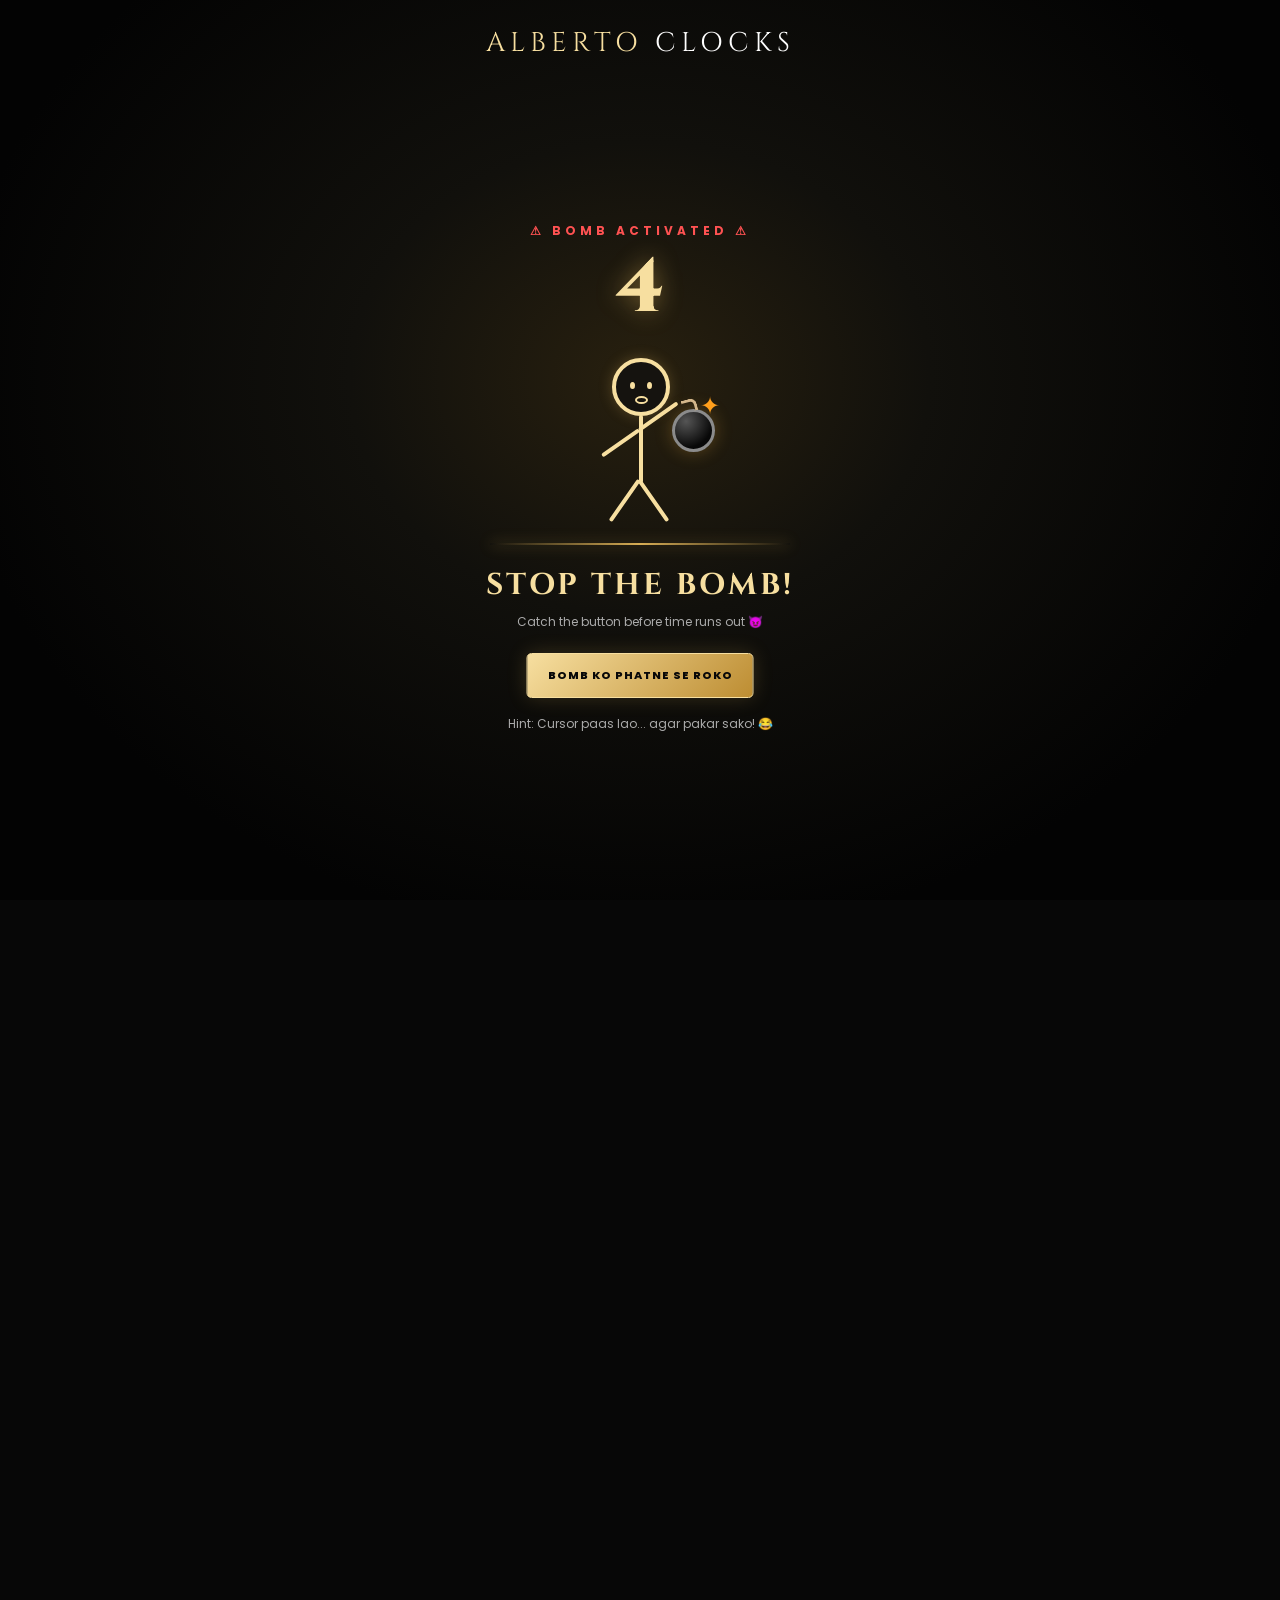
<file: about.html>
<!DOCTYPE html>
<html lang="en">
<head>
    <meta charset="UTF-8">
    <meta name="viewport" content="width=device-width, initial-scale=1.0">
    <title>About Us | ALBERTO CLOCKS</title>
    <link rel="stylesheet" href="about.css">
</head>
<body>

    <!-- BOMB LOADING SCREEN -->
    <section id="loader">
        <div class="brand">ALBERTO <span>CLOCKS</span></div>
        <p class="warning">⚠ BOMB ACTIVATED ⚠</p>

        <div class="countdown" id="countdown">5</div>

        <div class="scene">
            <div class="stickman">
                <div class="head">
                    <span class="eye eye-left"></span>
                    <span class="eye eye-right"></span>
                    <span class="mouth"></span>
                </div>
                <div class="body-line"></div>
                <div class="arm arm-left"></div>
                <div class="arm arm-right"></div>
                <div class="leg leg-left"></div>
                <div class="leg leg-right"></div>
                <div class="bomb">
                    <div class="fuse"></div>
                    <div class="spark">✦</div>
                </div>
            </div>
            <div class="ground"></div>
        </div>

        <h2 class="loader-title">STOP THE BOMB!</h2>
        <p class="loader-subtitle">Catch the button before time runs out 😈</p>

        <div class="button-area" id="buttonArea">
            <button id="stopBomb">BOMB KO PHATNE SE ROKO</button>
        </div>

        <p class="message" id="message">Hint: Cursor paas lao... agar pakar sako! 😂</p>
        <div class="blast" id="blast"></div>
        <div class="smoke" id="smoke"></div>
        <div class="flash" id="flash"></div>
        <div class="result" id="result">💥 BOOM! 💥</div>
    </section>

    <!-- ABOUT PAGE -->
    <main id="aboutPage">
        <header class="topbar">
            <a href="index.html" class="logo">ALBERTO <span>CLOCKS</span></a>
            <nav>
                <a href="index.html">HOME</a>
                <a href="collection.html">COLLECTION</a>
                <a href="about.html" class="active">ABOUT</a>
                <a href="login.html">LOGIN</a>
                <a href="cart.html">CART</a>
                <a href="signup.html">SIGNUP</a>
                <a href="checkout.html">CHECKOUT</a>
            </nav>
        </header>

        <section class="hero">
            <p class="eyebrow">TIMELESS ELEGANCE · SINCE OUR BEGINNING</p>
            <h1>ABOUT <span>ALBERTO</span></h1>
            <p class="hero-text">
                More than a watch. A statement of style, confidence and timeless luxury.
            </p>
            <a href="collection.html" class="gold-btn">EXPLORE COLLECTION</a>
        </section>

        <section class="story">
            <div class="watch-art">
                <div class="watch-strap"></div>
                <div class="watch-face">
                    <div class="watch-center"></div>
                    <div class="watch-hand hand-one"></div>
                    <div class="watch-hand hand-two"></div>
                    <span class="watch-brand">ALBERTO</span>
                    <span class="hour h12"></span>
                    <span class="hour h3"></span>
                    <span class="hour h6"></span>
                    <span class="hour h9"></span>
                </div>
            </div>

            <div class="story-copy">
                <p class="eyebrow">OUR STORY</p>
                <h2>Crafted for Those Who <span>Stand Apart.</span></h2>
                <p>
                    ALBERTO CLOCKS is built around a simple idea: every moment deserves
                    to feel special. Our collection brings together elegant designs,
                    refined details and a luxury-inspired look for people who appreciate
                    personal style.
                </p>
                <p>
                    From classic designs to bold modern looks, discover a watch that
                    feels like you. Your time. Your style. Your statement.
                </p>
            </div>
        </section>

        <section class="values">
            <p class="eyebrow">THE ALBERTO STANDARD</p>
            <h2>Luxury in Every <span>Detail</span></h2>
            <div class="value-grid">
                <article class="value-card">
                    <div class="value-icon">✦</div>
                    <h3>Timeless Design</h3>
                    <p>Elegant styles designed to make an impression.</p>
                </article>
                <article class="value-card">
                    <div class="value-icon">◈</div>
                    <h3>Attention to Detail</h3>
                    <p>A refined look inspired by classic luxury.</p>
                </article>
                <article class="value-card">
                    <div class="value-icon">⌚</div>
                    <h3>Your Own Style</h3>
                    <p>Find a design that fits your personality.</p>
                </article>
            </div>
        </section>

        <section class="reviews">
            <p class="eyebrow">CUSTOMER VOICES</p>
            <h2>Words That <span>Inspire Us</span></h2>
            <p class="review-note">
                Sample review layouts — replace these with genuine customer feedback before publishing.
            </p>
            <div class="review-grid">
                <article class="review-card">
                    <div class="stars">★★★★★</div>
                    <p>“The design looks elegant and stylish. It really stands out.”</p>
                    <h4>Sample Customer</h4>
                    <span>Sample review — not verified</span>
                </article>
                <article class="review-card">
                    <div class="stars">★★★★★</div>
                    <p>“I love the classic look and the attention to detail.”</p>
                    <h4>Sample Customer</h4>
                    <span>Sample review — not verified</span>
                </article>
                <article class="review-card">
                    <div class="stars">★★★★★</div>
                    <p>“A beautiful style for anyone who likes a luxury look.”</p>
                    <h4>Sample Customer</h4>
                    <span>Sample review — not verified</span>
                </article>
            </div>
        </section>

        <section class="help">
            <p class="eyebrow">WE'RE HERE FOR YOU</p>
            <h2>Need <span>Help?</span></h2>
            <p>Questions about our collection? Contact us on WhatsApp.</p>
            <a class="whatsapp" href="https://wa.me/923452514438" target="_blank" rel="noopener">
                CHAT WITH US ON WHATSAPP
            </a>
        </section>

        <footer>
            <a href="index.html" class="footer-logo">ALBERTO CLOCKS</a>
            <p>Timeless style. Your moment.</p>
            <p>© <span id="year"></span> ALBERTO CLOCKS. All rights reserved.</p>
        </footer>
    </main>

    <script src="about.js"></script>
</body>
</html>
</file>
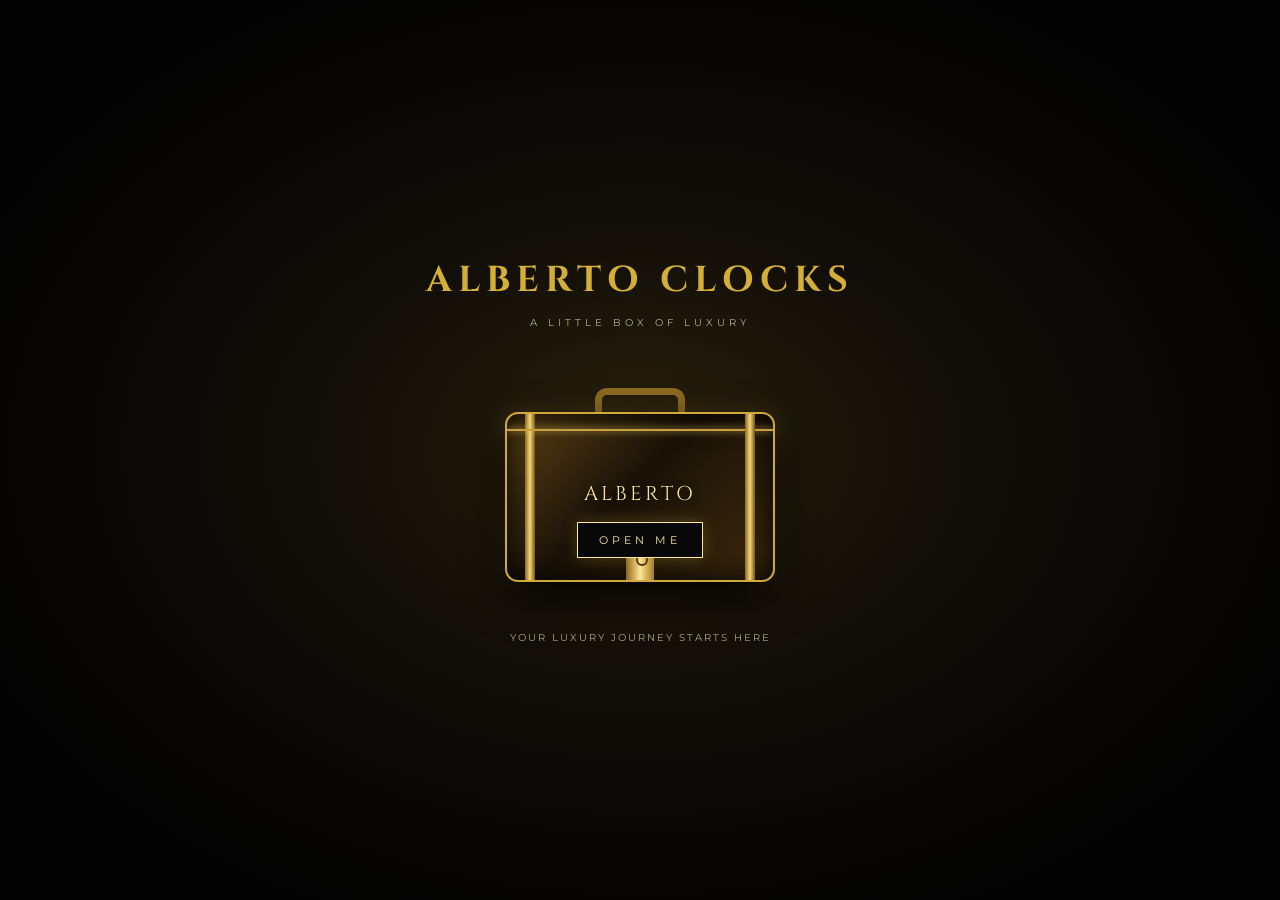
<file: cart.html>
<!DOCTYPE html>
<html lang="en">
<head>
<meta charset="UTF-8">
<meta name="viewport" content="width=device-width, initial-scale=1.0">
<title>ALBERTO CLOCKS | Your Cart</title>

<style>
@import url('https://fonts.googleapis.com/css2?family=Cinzel:wght@500;600;700&family=Montserrat:wght@300;400;500;600&display=swap');

:root {
    --gold: #d4af37;
    --gold-light: #f8e7a0;
    --black: #080808;
    --panel: #111111;
    --muted: #aaa;
}

* {
    margin: 0;
    padding: 0;
    box-sizing: border-box;
}

body {
    background: var(--black);
    color: #fff;
    font-family: 'Montserrat', sans-serif;
    min-height: 100vh;
}

button, input, textarea {
    font: inherit;
}

button, a {
    -webkit-tap-highlight-color: transparent;
}

button {
    cursor: pointer;
}

a {
    color: inherit;
    text-decoration: none;
}

/* TOP BAR */

.topbar {
    min-height: 82px;
    padding: 20px 7%;
    display: flex;
    align-items: center;
    justify-content: space-between;
    gap: 20px;
    border-bottom: 1px solid #292319;
    background: #090909;
}

.logo {
    color: var(--gold);
    font-family: 'Cinzel', serif;
    font-size: 25px;
    letter-spacing: 4px;
}

.nav {
    display: flex;
    align-items: center;
    gap: 28px;
    font-size: 11px;
    letter-spacing: 2px;
}

.nav a:hover {
    color: var(--gold);
}

.cart-label {
    color: var(--gold);
}

/* INTRO OVERLAY */

.intro {
    position: fixed;
    inset: 0;
    z-index: 1000;
    background:
        radial-gradient(ellipse at center, #29200c 0%, #100d08 38%, #030303 80%);
    display: flex;
    flex-direction: column;
    align-items: center;
    justify-content: center;
    padding: 20px;
    overflow: hidden;
    transition: opacity .9s ease, visibility .9s ease;
}

.intro.hidden {
    opacity: 0;
    visibility: hidden;
    pointer-events: none;
}

.intro-title {
    font-family: 'Cinzel', serif;
    color: var(--gold);
    font-size: clamp(22px, 4vw, 36px);
    letter-spacing: 6px;
    text-align: center;
    margin-bottom: 12px;
}

.intro-subtitle {
    color: #b9ad8c;
    font-size: 10px;
    letter-spacing: 4px;
    text-align: center;
    margin-bottom: 45px;
}

/* SUITCASE */

.suitcase-area {
    position: relative;
    width: min(340px, 85vw);
    height: 245px;
    perspective: 1000px;
    display: flex;
    align-items: center;
    justify-content: center;
}

.suitcase {
    position: relative;
    width: 270px;
    height: 170px;
    max-width: 80vw;
    transform-style: preserve-3d;
    transition: transform .6s ease;
    z-index: 2;
}

.case-handle {
    position: absolute;
    width: 90px;
    height: 28px;
    border: 7px solid #8d6b22;
    border-bottom: none;
    border-radius: 12px 12px 0 0;
    top: -24px;
    left: 50%;
    transform: translateX(-50%);
}

.case-body {
    position: absolute;
    inset: 0;
    border: 2px solid #d1a83c;
    border-radius: 13px;
    background:
        linear-gradient(135deg, #5c4215, #1a1208 45%, #3d2a0c);
    box-shadow:
        inset 0 0 30px #000,
        0 15px 40px #000,
        0 0 25px #b68b2c44;
    overflow: hidden;
}

.case-body::before,
.case-body::after {
    content: "";
    position: absolute;
    top: 0;
    bottom: 0;
    width: 10px;
    background: linear-gradient(90deg, #8c671b, #f4d879, #765317);
}

.case-body::before {
    left: 18px;
}

.case-body::after {
    right: 18px;
}

.case-seam {
    position: absolute;
    left: 0;
    right: 0;
    top: 15px;
    height: 2px;
    background: #c9a03d;
    box-shadow: 0 0 7px #e6c35d;
}

.case-lock {
    position: absolute;
    z-index: 3;
    width: 28px;
    height: 35px;
    left: 50%;
    bottom: 0;
    transform: translateX(-50%);
    background: linear-gradient(90deg, #8b651c, #ffe69a, #a77a20);
    border-radius: 4px 4px 0 0;
}

.case-lock::after {
    content: "";
    position: absolute;
    left: 10px;
    top: 9px;
    width: 8px;
    height: 8px;
    border: 2px solid #49320b;
    border-radius: 50%;
}

.case-brand {
    position: absolute;
    z-index: 3;
    top: 40%;
    left: 0;
    right: 0;
    text-align: center;
    font-family: 'Cinzel', serif;
    color: #f8e7a0;
    font-size: 20px;
    letter-spacing: 3px;
    text-shadow: 0 2px 8px #000;
}

.open-btn {
    position: absolute;
    z-index: 4;
    left: 50%;
    bottom: 24px;
    transform: translateX(-50%);
    border: 1px solid var(--gold-light);
    background: #080808;
    color: var(--gold-light);
    padding: 10px 21px;
    letter-spacing: 4px;
    font-size: 11px;
    white-space: nowrap;
    box-shadow: 0 0 15px #d4af3744;
    animation: buttonGlow 1.6s infinite alternate;
}

@keyframes buttonGlow {
    from { box-shadow: 0 0 7px #d4af3744; }
    to { box-shadow: 0 0 24px #d4af37aa; }
}

/* OPENING ANIMATION */

.suitcase.opening {
    animation: caseShake .65s ease;
}

.suitcase.opening .case-body {
    animation: caseFlash .75s ease;
}

@keyframes caseShake {
    0%, 100% { transform: translateX(0) rotate(0); }
    20% { transform: translateX(-9px) rotate(-3deg); }
    40% { transform: translateX(9px) rotate(3deg); }
    60% { transform: translateX(-6px) rotate(-2deg); }
    80% { transform: translateX(6px) rotate(2deg); }
}

@keyframes caseFlash {
    0%, 100% { filter: brightness(1); }
    50% { filter: brightness(2.5); }
}

.burst-watch {
    position: absolute;
    z-index: 5;
    left: 50%;
    top: 48%;
    width: 64px;
    height: 85px;
    object-fit: cover;
    border: 1px solid var(--gold);
    border-radius: 7px;
    background: #17130a;
    padding: 3px;
    box-shadow: 0 0 20px #d4af3777;
    opacity: 0;
    pointer-events: none;
}

.intro.blasting .burst-watch {
    animation: watchBlast 1.8s cubic-bezier(.12,.65,.2,1) forwards;
    animation-delay: var(--delay, 0s);
}

@keyframes watchBlast {
    0% {
        opacity: 0;
        transform: translate(-50%, -40%) scale(.1) rotate(0deg);
    }
    12% {
        opacity: 1;
        transform: translate(-50%, -50%) scale(1.1) rotate(35deg);
    }
    72% {
        opacity: 1;
    }
    100% {
        opacity: 0;
        transform:
            translate(
                calc(-50% + var(--x)),
                calc(-50% + var(--y))
            )
            scale(.25)
            rotate(var(--rot));
    }
}

.gold-particle {
    position: absolute;
    z-index: 4;
    left: 50%;
    top: 50%;
    width: 6px;
    height: 6px;
    border-radius: 50%;
    background: var(--gold-light);
    box-shadow: 0 0 15px var(--gold);
    opacity: 0;
    pointer-events: none;
}

.intro.blasting .gold-particle {
    animation: particleBlast 1.2s ease-out forwards;
    animation-delay: var(--delay, 0s);
}

@keyframes particleBlast {
    0% {
        opacity: 1;
        transform: translate(0, 0) scale(1);
    }
    100% {
        opacity: 0;
        transform: translate(var(--x), var(--y)) scale(0);
    }
}

.intro-note {
    color: #b4a57b;
    font-size: 10px;
    letter-spacing: 2px;
    text-align: center;
    margin-top: 12px;
}

/* CART CONTENT */

main {
    max-width: 1200px;
    margin: auto;
    padding: 55px 6%;
}

.page-heading {
    text-align: center;
    margin-bottom: 45px;
}

.eyebrow {
    color: var(--gold);
    font-size: 10px;
    letter-spacing: 5px;
    margin-bottom: 12px;
}

h1, h2, h3 {
    font-family: 'Cinzel', serif;
}

.page-heading h1 {
    font-size: clamp(30px, 5vw, 46px);
    font-weight: 500;
    letter-spacing: 3px;
}

.gold-line {
    width: 75px;
    height: 2px;
    margin: 18px auto;
    background: var(--gold);
}

.page-heading p {
    color: var(--muted);
    font-size: 12px;
    letter-spacing: 1px;
}

.cart-layout {
    display: grid;
    grid-template-columns: minmax(0, 1.6fr) minmax(270px, .9fr);
    gap: 30px;
    align-items: start;
}

.cart-panel,
.summary-panel,
.checkout-panel {
    border: 1px solid #302818;
    background: linear-gradient(145deg, #14130f, #0b0b0b);
    padding: 25px;
}

.panel-heading {
    display: flex;
    justify-content: space-between;
    align-items: center;
    gap: 12px;
    border-bottom: 1px solid #302818;
    padding-bottom: 18px;
    margin-bottom: 20px;
}

.panel-heading h2 {
    font-size: 17px;
    font-weight: 500;
    letter-spacing: 1px;
}

.gold-count {
    color: var(--gold);
    font-size: 12px;
}

.cart-items {
    display: flex;
    flex-direction: column;
    gap: 16px;
}

.cart-item {
    display: grid;
    grid-template-columns: 105px minmax(0, 1fr);
    gap: 17px;
    padding: 15px 0;
    border-bottom: 1px solid #292319;
    animation: itemAppear .4s ease both;
}

@keyframes itemAppear {
    from { opacity: 0; transform: translateY(15px); }
    to { opacity: 1; transform: translateY(0); }
}

.cart-item.removing {
    animation: itemRemove .35s ease forwards;
}

@keyframes itemRemove {
    to {
        opacity: 0;
        transform: translateX(45px) scale(.9);
        height: 0;
        padding: 0;
        margin: 0;
    }
}

.item-image {
    width: 105px;
    height: 125px;
    object-fit: cover;
    background: #17140d;
    border: 1px solid #3b301a;
}

.item-info {
    min-width: 0;
    display: flex;
    flex-direction: column;
    align-items: flex-start;
    gap: 9px;
}

.item-category {
    color: var(--gold);
    font-size: 9px;
    letter-spacing: 2px;
    text-transform: uppercase;
}

.item-info h3 {
    font-size: 16px;
    font-weight: 500;
    overflow-wrap: anywhere;
}

.item-price {
    font-size: 14px;
    color: var(--gold-light);
}

.quantity-row {
    display: flex;
    align-items: center;
    gap: 12px;
    margin-top: 3px;
}

.qty-btn {
    width: 29px;
    height: 29px;
    border: 1px solid #5b4924;
    background: transparent;
    color: var(--gold);
    font-size: 17px;
}

.qty-btn:hover {
    background: #30240d;
}

.qty-number {
    min-width: 15px;
    text-align: center;
    font-size: 13px;
}

.remove-btn {
    border: none;
    background: transparent;
    color: #b6aaa0;
    font-size: 10px;
    text-decoration: underline;
    margin-top: 2px;
}

.remove-btn:hover {
    color: #ff8d75;
}

.summary-panel {
    position: sticky;
    top: 20px;
}

.summary-panel h2 {
    font-size: 18px;
    font-weight: 500;
    margin-bottom: 24px;
    letter-spacing: 1px;
}

.summary-row {
    display: flex;
    justify-content: space-between;
    gap: 15px;
    color: #c4c0b7;
    font-size: 12px;
    margin: 18px 0;
}

.summary-row span:last-child {
    color: #fff;
    text-align: right;
}

.summary-row.total {
    border-top: 1px solid #55431f;
    padding-top: 22px;
    margin-top: 23px;
    font-size: 15px;
}

.summary-row.total span {
    color: var(--gold-light);
    font-weight: 600;
}

.delivery-note {
    color: #938a76;
    font-size: 10px;
    line-height: 1.8;
    margin: 20px 0;
}

.gold-btn {
    width: 100%;
    padding: 15px;
    border: 1px solid var(--gold);
    background: linear-gradient(110deg, #9b7421, #f3d77b, #b48b2e);
    color: #090909;
    font-weight: 600;
    font-size: 11px;
    letter-spacing: 2px;
    transition: .3s;
}

.gold-btn:hover {
    filter: brightness(1.13);
    box-shadow: 0 0 22px #d4af3744;
}

.continue-link {
    display: block;
    text-align: center;
    color: var(--gold);
    font-size: 10px;
    letter-spacing: 1px;
    margin-top: 20px;
}

.continue-link:hover {
    color: white;
}

/* CHECKOUT */

.checkout-panel {
    margin-top: 30px;
    display: none;
}

.checkout-panel.visible {
    display: block;
    animation: itemAppear .5s ease both;
}

.checkout-panel > p {
    color: var(--muted);
    font-size: 12px;
    line-height: 1.8;
    margin: 10px 0 24px;
}

.checkout-form {
    display: grid;
    grid-template-columns: 1fr 1fr;
    gap: 18px;
}

.form-field {
    display: flex;
    flex-direction: column;
    gap: 9px;
}

.form-field.full {
    grid-column: 1 / -1;
}

.form-field label {
    color: #d2c6a5;
    font-size: 10px;
    letter-spacing: 1px;
}

.form-field input,
.form-field textarea {
    width: 100%;
    background: #080808;
    color: white;
    border: 1px solid #45371e;
    outline: none;
    padding: 14px;
    border-radius: 0;
    font-size: 12px;
}

.form-field input:focus,
.form-field textarea:focus {
    border-color: var(--gold);
}

.form-field textarea {
    resize: vertical;
    min-height: 90px;
}

.checkout-form .gold-btn {
    grid-column: 1 / -1;
}

/* EMPTY CART */

.empty-cart {
    text-align: center;
    padding: 40px 10px;
}

.empty-icon {
    font-size: 45px;
    margin-bottom: 20px;
    filter: grayscale(1);
}

.empty-cart h2 {
    font-size: 23px;
    font-weight: 500;
    margin-bottom: 12px;
}

.empty-cart p {
    color: var(--muted);
    font-size: 12px;
    line-height: 1.8;
    margin-bottom: 25px;
}

.empty-cart .gold-btn {
    max-width: 260px;
}

/* CONFIRMATION */

.confirmation {
    display: none;
    margin-top: 25px;
    border: 1px solid #5a4925;
    padding: 25px;
    text-align: center;
}

.confirmation.visible {
    display: block;
    animation: itemAppear .5s ease;
}

.confirmation h2 {
    color: var(--gold-light);
    margin-bottom: 12px;
    font-size: 21px;
}

.confirmation p {
    color: #c5bcaa;
    font-size: 12px;
    line-height: 1.9;
}

footer {
    text-align: center;
    border-top: 1px solid #292319;
    color: #807866;
    font-size: 10px;
    letter-spacing: 2px;
    padding: 28px 15px;
    margin-top: 40px;
}

@media (max-width: 760px) {
    .topbar {
        padding: 18px 5%;
    }

    .logo {
        font-size: 19px;
        letter-spacing: 2px;
    }

    .nav {
        gap: 12px;
        font-size: 9px;
        letter-spacing: 1px;
    }

    main {
        padding: 38px 5%;
    }

    .cart-layout {
        grid-template-columns: 1fr;
    }

    .summary-panel {
        position: static;
    }
}

@media (max-width: 430px) {
    .nav a:first-child {
        display: none;
    }

    .cart-panel,
    .summary-panel,
    .checkout-panel {
        padding: 17px;
    }

    .cart-item {
        grid-template-columns: 82px minmax(0, 1fr);
        gap: 12px;
    }

    .item-image {
        width: 82px;
        height: 105px;
    }

    .item-info h3 {
        font-size: 14px;
    }

    .checkout-form {
        grid-template-columns: 1fr;
    }

    .form-field.full,
    .checkout-form .gold-btn {
        grid-column: auto;
    }

    .intro-subtitle {
        letter-spacing: 2px;
        font-size: 9px;
    }
}

@media (prefers-reduced-motion: reduce) {
    *, *::before, *::after {
        animation-duration: .01ms !important;
        transition-duration: .01ms !important;
    }
}
</style>
</head>

<body>

<!-- SUITCASE INTRO -->

<section class="intro" id="intro">
    <h1 class="intro-title">ALBERTO CLOCKS</h1>
    <p class="intro-subtitle">A LITTLE BOX OF LUXURY</p>

    <div class="suitcase-area">
        <div class="suitcase" id="suitcase">
            <div class="case-handle"></div>
            <div class="case-body">
                <div class="case-seam"></div>
                <div class="case-brand">ALBERTO</div>
                <div class="case-lock"></div>
            </div>
            <button class="open-btn" id="openBtn" type="button">
                OPEN ME
            </button>
        </div>
    </div>

    <p class="intro-note" id="introNote">
        YOUR LUXURY JOURNEY STARTS HERE
    </p>
</section>

<!-- HEADER -->

<header class="topbar">
    <a class="logo" href="index.html">ALBERTO</a>

    <nav class="nav">
        <a href="index.html">HOME</a>
        <a href="collection.html">COLLECTION</a>
        <a href="about.html">ABOUT</a>
        <a href="cart.html" class="cart-label">
            CART (<span id="headerCount">0</span>)
        </a>
        <a href="login.html" class="active">login</a>
        <a href="signup.html">Signup</a>
        <a href="checkout.html">Checkout</a>
    </nav>
</header>

<!-- MAIN CART -->

<main>
    <section class="page-heading">
        <p class="eyebrow">YOUR SELECTION</p>
        <h1>THE SHOPPING CART</h1>
        <div class="gold-line"></div>
        <p>TIMELESS DESIGN. EXCEPTIONAL CRAFTSMANSHIP.</p>
    </section>

    <div id="cartContent">
        <div class="cart-layout">
            <section class="cart-panel">
                <div class="panel-heading">
                    <h2>Your Watches</h2>
                    <span class="gold-count" id="itemCount">0 ITEMS</span>
                </div>

                <div class="cart-items" id="cartItems"></div>
            </section>

            <aside class="summary-panel">
                <h2>ORDER SUMMARY</h2>

                <div class="summary-row">
                    <span>Subtotal</span>
                    <span id="subtotal">Rs. 0</span>
                </div>

                <div class="summary-row">
                    <span>Delivery</span>
                    <span id="delivery">Rs. 0</span>
                </div>

                <div class="summary-row total">
                    <span>Total</span>
                    <span id="total">Rs. 0</span>
                </div>

                <p class="delivery-note" id="deliveryNote">
                    Delivery charges are calculated at checkout.
                </p>

                <button class="gold-btn" id="checkoutBtn" type="button">
                    PROCEED TO CHECKOUT
                </button>

                <a class="continue-link" href="collection.html">
                    ← CONTINUE SHOPPING
                </a>
            </aside>
        </div>

        <section class="checkout-panel" id="checkoutPanel">
            <div class="panel-heading">
                <h2>DELIVERY DETAILS</h2>
                <span class="gold-count">CHECKOUT</span>
            </div>

            <p>
                Enter your details so your order information can be prepared.
            </p>

            <form class="checkout-form" id="checkoutForm">
                <div class="form-field">
                    <label for="customerName">FULL NAME *</label>
                    <input
                        id="customerName"
                        name="customerName"
                        type="text"
                        placeholder="Your full name"
                        autocomplete="name"
                        required
                    >
                </div>

                <div class="form-field">
                    <label for="customerPhone">PHONE NUMBER *</label>
                    <input
                        id="customerPhone"
                        name="customerPhone"
                        type="tel"
                        placeholder="03XXXXXXXXX"
                        autocomplete="tel"
                        required
                    >
                </div>

                <div class="form-field full">
                    <label for="customerEmail">EMAIL ADDRESS</label>
                    <input
                        id="customerEmail"
                        name="customerEmail"
                        type="email"
                        placeholder="you@example.com"
                        autocomplete="email"
                    >
                </div>

                <div class="form-field full">
                    <label for="customerAddress">DELIVERY ADDRESS *</label>
                    <textarea
                        id="customerAddress"
                        name="customerAddress"
                        placeholder="House number, street, city..."
                        autocomplete="street-address"
                        required
                    ></textarea>
                </div>

                <button class="gold-btn" type="submit">
                    PREPARE MY ORDER
                </button>
            </form>
        </section>

        <section class="confirmation" id="confirmation">
            <h2>Thank You for Choosing ALBERTO</h2>
            <p id="confirmationText"></p>
            <br>
            <a class="continue-link" href="collection.html">
                EXPLORE MORE WATCHES
            </a>
        </section>
    </div>
</main>

<footer>
    ALBERTO CLOCKS · TIMELESS LUXURY
</footer>

<script>
/* SETTINGS */

const CART_KEY = "albertoCart";
const DELIVERY_CHARGE = 500;

const fallbackImage =
    "https://images.unsplash.com/photo-1523170335258-f5ed11844a49?auto=format&fit=crop&w=500&q=80";

const intro = document.getElementById("intro");
const suitcase = document.getElementById("suitcase");
const openBtn = document.getElementById("openBtn");
const introNote = document.getElementById("introNote");

let introStarted = false;
let introFinished = false;
let cart = loadCart();

/* CART STORAGE */

function loadCart() {
    try {
        const saved = JSON.parse(localStorage.getItem(CART_KEY) || "[]");
        return Array.isArray(saved) ? saved : [];
    } catch (error) {
        return [];
    }
}

function saveCart() {
    localStorage.setItem(CART_KEY, JSON.stringify(cart));
}

function money(amount) {
    return "Rs. " + Number(amount || 0).toLocaleString("en-PK");
}

function getId(item) {
    return String(item.id ?? item.name ?? "watch");
}

function getPrice(item) {
    const price = Number(item.price);
    return Number.isFinite(price) && price >= 0 ? price : 0;
}

function getQuantity(item) {
    const qty = Number(item.qty);
    return Number.isInteger(qty) && qty > 0 ? qty : 1;
}

function normalizeCart() {
    const grouped = new Map();

    cart.forEach(item => {
        if (!item || typeof item !== "object") return;

        const id = getId(item);
        const qty = getQuantity(item);

        if (grouped.has(id)) {
            grouped.get(id).qty += qty;
        } else {
            grouped.set(id, {
                ...item,
                qty: qty
            });
        }
    });

    cart = Array.from(grouped.values());
    saveCart();
}

/* CART RENDERING */

function renderCart() {
    const itemsContainer = document.getElementById("cartItems");
    const itemCount = document.getElementById("itemCount");
    const headerCount = document.getElementById("headerCount");

    itemsContainer.innerHTML = "";

    const count = cart.reduce((sum, item) => {
        return sum + getQuantity(item);
    }, 0);

    headerCount.textContent = count;
    itemCount.textContent = count + (count === 1 ? " ITEM" : " ITEMS");

    if (cart.length === 0) {
        itemsContainer.innerHTML = `
            <div class="empty-cart">
                <div class="empty-icon">⌚</div>
                <h2>Your Cart Is Empty</h2>
                <p>
                    Your next favourite timepiece is waiting for you.
                    Explore our luxury collection.
                </p>
                <a class="gold-btn" href="collection.html"
                   style="display:inline-block;max-width:260px">
                    EXPLORE COLLECTION
                </a>
            </div>
        `;

        document.getElementById("subtotal").textContent = money(0);
        document.getElementById("delivery").textContent = money(0);
        document.getElementById("total").textContent = money(0);
        document.getElementById("deliveryNote").textContent =
            "Add a watch to your cart to see your order total.";

        document.getElementById("checkoutBtn").disabled = true;
        document.getElementById("checkoutBtn").style.opacity = ".45";
        document.getElementById("checkoutPanel").classList.remove("visible");

        return;
    }

    document.getElementById("checkoutBtn").disabled = false;
    document.getElementById("checkoutBtn").style.opacity = "1";

    cart.forEach(item => {
        const id = getId(item);
        const qty = getQuantity(item);
        const price = getPrice(item);

        const card = document.createElement("article");
        card.className = "cart-item";
        card.dataset.id = id;

        const image = document.createElement("img");
        image.className = "item-image";
        image.src = item.image || fallbackImage;
        image.alt = item.name || "Luxury watch";
        image.loading = "lazy";
        image.onerror = function () {
            this.onerror = null;
            this.src = fallbackImage;
        };

        const info = document.createElement("div");
        info.className = "item-info";

        const category = document.createElement("span");
        category.className = "item-category";
        category.textContent = item.category || "Luxury Collection";

        const name = document.createElement("h3");
        name.textContent = item.name || "Luxury Watch";

        const priceLabel = document.createElement("p");
        priceLabel.className = "item-price";
        priceLabel.textContent = money(price);

        const quantityRow = document.createElement("div");
        quantityRow.className = "quantity-row";

        const decrease = document.createElement("button");
        decrease.className = "qty-btn";
        decrease.type = "button";
        decrease.textContent = "−";
        decrease.setAttribute("aria-label", "Decrease quantity");

        const qtyLabel = document.createElement("span");
        qtyLabel.className = "qty-number";
        qtyLabel.textContent = qty;

        const increase = document.createElement("button");
        increase.className = "qty-btn";
        increase.type = "button";
        increase.textContent = "+";
        increase.setAttribute("aria-label", "Increase quantity");

        decrease.addEventListener("click", () => changeQuantity(id, -1));
        increase.addEventListener("click", () => changeQuantity(id, 1));

        quantityRow.append(decrease, qtyLabel, increase);

        const remove = document.createElement("button");
        remove.className = "remove-btn";
        remove.type = "button";
        remove.textContent = "Remove item";
        remove.addEventListener("click", () => removeItem(id, card));

        info.append(category, name, priceLabel, quantityRow, remove);
        card.append(image, info);
        itemsContainer.appendChild(card);
    });

    updateSummary();
}

function updateSummary() {
    const subtotal = cart.reduce((sum, item) => {
        return sum + getPrice(item) * getQuantity(item);
    }, 0);

    const delivery = subtotal > 0 ? DELIVERY_CHARGE : 0;

    document.getElementById("subtotal").textContent = money(subtotal);
    document.getElementById("delivery").textContent = money(delivery);
    document.getElementById("total").textContent = money(subtotal + delivery);

    document.getElementById("deliveryNote").textContent =
        "Flat delivery estimate: " + money(DELIVERY_CHARGE) +
        ". Confirm the final delivery cost before accepting an order.";
}

function changeQuantity(id, change) {
    const item = cart.find(product => getId(product) === id);
    if (!item) return;

    const next = getQuantity(item) + change;

    if (next <= 0) {
        const card = document.querySelector(
            '.cart-item[data-id="' + CSS.escape(id) + '"]'
        );
        removeItem(id, card);
        return;
    }

    item.qty = next;
    saveCart();
    renderCart();
}

function removeItem(id, card) {
    if (card) {
        card.classList.add("removing");

        setTimeout(() => {
            cart = cart.filter(item => getId(item) !== id);
            saveCart();
            renderCart();
        }, 320);
    } else {
        cart = cart.filter(item => getId(item) !== id);
        saveCart();
        renderCart();
    }
}

/* SUITCASE INTRO EFFECT */

function createBurst() {
    const watchImages = [
        fallbackImage,
        "https://images.unsplash.com/photo-1524805444758-089113d48a6d?auto=format&fit=crop&w=300&q=80",
        "https://images.unsplash.com/photo-1524592094714-0f0654e20314?auto=format&fit=crop&w=300&q=80",
        "https://images.unsplash.com/photo-1508685096489-7aacd43bd3b1?auto=format&fit=crop&w=300&q=80"
    ];

    for (let i = 0; i < 18; i++) {
        const watch = document.createElement("img");
        watch.className = "burst-watch";
        watch.alt = "";
        watch.src = watchImages[i % watchImages.length];

        const angle = (Math.PI * 2 * i) / 18;
        const distance = 130 + Math.random() * 260;

        watch.style.setProperty("--x", Math.cos(angle) * distance + "px");
        watch.style.setProperty("--y", Math.sin(angle) * distance + "px");
        watch.style.setProperty("--rot", (Math.random() * 900 - 450) + "deg");
        watch.style.setProperty("--delay", (Math.random() * .25) + "s");

        intro.appendChild(watch);
    }

    for (let i = 0; i < 45; i++) {
        const particle = document.createElement("span");
        particle.className = "gold-particle";

        const angle = Math.random() * Math.PI * 2;
        const distance = 70 + Math.random() * 330;

        particle.style.setProperty("--x", Math.cos(angle) * distance + "px");
        particle.style.setProperty("--y", Math.sin(angle) * distance + "px");
        particle.style.setProperty("--delay", (Math.random() * .35) + "s");

        intro.appendChild(particle);
    }
}

function startIntro() {
    if (introStarted) return;
    introStarted = true;

    openBtn.disabled = true;
    openBtn.style.display = "none";
    introNote.textContent = "UNLOCKING YOUR LUXURY...";

    suitcase.classList.add("opening");

    setTimeout(() => {
        intro.classList.add("blasting");
        introNote.textContent = "A WORLD OF TIMELESS LUXURY";
        createBurst();
    }, 450);

    setTimeout(() => {
        intro.classList.add("hidden");
        introFinished = true;
    }, 2600);
}

openBtn.addEventListener("click", startIntro);

/* CHECKOUT FORM */

document.getElementById("checkoutBtn").addEventListener("click", () => {
    if (cart.length === 0) return;

    const panel = document.getElementById("checkoutPanel");
    panel.classList.add("visible");

    panel.scrollIntoView({
        behavior: "smooth",
        block: "start"
    });
});

document.getElementById("checkoutForm").addEventListener("submit", event => {
    event.preventDefault();

    if (cart.length === 0) return;

    const form = event.currentTarget;

    if (!form.reportValidity()) return;

    const customerName = document.getElementById("customerName").value.trim();
    const subtotal = cart.reduce((sum, item) => {
        return sum + getPrice(item) * getQuantity(item);
    }, 0);

    const total = subtotal + DELIVERY_CHARGE;

    document.getElementById("confirmationText").textContent =
        "Thank you, " + customerName +
        ". Your order details have been prepared. Estimated total: " +
        money(total) +
        ". This demo does not send the order to a server or process payment. " +
        "Please connect a real order service before accepting customer orders.";

    document.getElementById("confirmation").classList.add("visible");

    document.getElementById("confirmation").scrollIntoView({
        behavior: "smooth",
        block: "center"
    });
});

/* INITIALIZE */

normalizeCart();
renderCart();
</script>

</body>
</html>
</file>
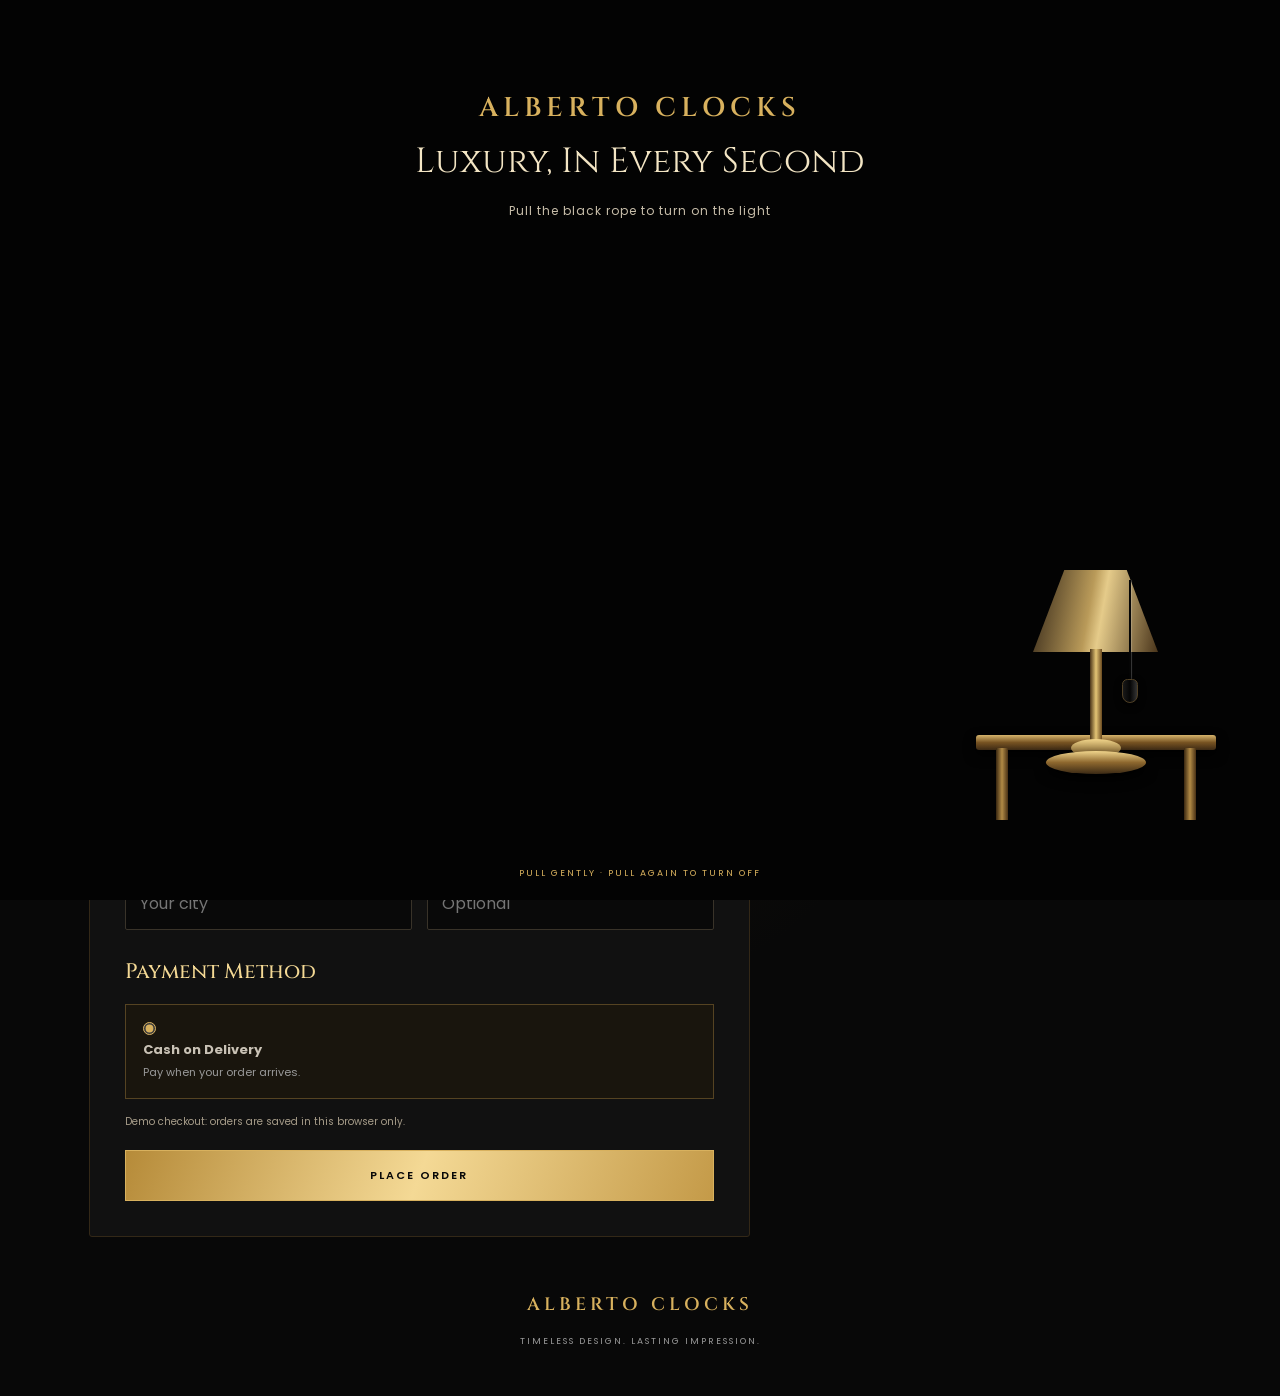
<file: checkout.html>
<!DOCTYPE html>
<html lang="en">
<head>
  <meta charset="UTF-8">
  <meta name="viewport" content="width=device-width, initial-scale=1.0">
  <title>Checkout | ALBERTO CLOCKS</title>
  <link rel="stylesheet" href="checkout.css">
  <link href="https://fonts.googleapis.com/css2?family=Cinzel:wght@400;500;600;700&family=Poppins:wght@300;400;500;600&display=swap" rel="stylesheet">
</head>
<body>

  <!-- LAMP: always visible -->
  <div class="lamp-overlay" id="lampOverlay">
    <div class="lamp-message">
      <p>ALBERTO CLOCKS</p>
      <h1>Luxury, In Every Second</h1>
      <span id="lampInstruction">Pull the black rope to turn on the light</span>
    </div>

    <div class="lamp-scene">
      <div class="lamp-light" id="lampLight"></div>

      <div class="table-lamp">
        <div class="lamp-shade"></div>
        <div class="lamp-neck"></div>
        <div class="lamp-joint"></div>
        <div class="lamp-base"></div>
      </div>

      <div class="lamp-table">
        <div class="table-top"></div>
        <div class="table-leg left-leg"></div>
        <div class="table-leg right-leg"></div>
      </div>

      <div class="rope-area" id="ropeArea" aria-label="Pull the lamp rope">
        <div class="lamp-cord" id="lampCord"></div>
        <div class="rope-knob"></div>
      </div>
    </div>

    <p class="pull-hint">PULL GENTLY · PULL AGAIN TO TURN OFF</p>
  </div>

  <!-- Existing checkout content -->
  <div class="site-content" id="siteContent" inert>
    <header class="topbar">
      <a href="index.html" class="logo">ALBERTO</a>
      <span class="topbar-title">SECURE CHECKOUT</span>
      <nav>
        <a href="index.html">HOME</a>
        <a href="collection.html">COLLECTION</a>
        <a href="about.html">ABOUT</a>
        <a href="cart.html">CART</a>
        <a href="login.html" class="active">login</a>
        <a href="signup.html">Signup</a>
      </nav>
    </header>

    <main class="checkout-container">
      <section class="checkout-heading">
        <p class="eyebrow">YOUR LUXURY EXPERIENCE</p>
        <h1>Complete Your Order</h1>
        <p>Every second deserves something special.</p>
      </section>

      <div class="checkout-grid">
        <section class="checkout-panel">
          <h2>Shipping Details</h2>

          <form id="checkoutForm">
            <label for="customerName">Full Name</label>
            <input id="customerName" name="customerName" type="text" placeholder="Enter your full name" required>

            <label for="customerEmail">Email Address</label>
            <input id="customerEmail" name="customerEmail" type="email" placeholder="you@example.com" required>

            <label for="customerPhone">Phone Number</label>
            <input id="customerPhone" name="customerPhone" type="tel" placeholder="03XXXXXXXXX" pattern="03[0-9]{9}" required>

            <label for="customerAddress">Complete Address</label>
            <textarea id="customerAddress" name="customerAddress" rows="3" placeholder="House, street, area" required></textarea>

            <div class="field-row">
              <div>
                <label for="customerCity">City</label>
                <input id="customerCity" name="customerCity" type="text" placeholder="Your city" required>
              </div>
              <div>
                <label for="customerPostal">Postal Code</label>
                <input id="customerPostal" name="customerPostal" type="text" placeholder="Optional">
              </div>
            </div>

            <h2 class="payment-heading">Payment Method</h2>
            <label class="payment-option">
              <input type="radio" name="payment" value="Cash on Delivery" checked>
              <span>
                <strong>Cash on Delivery</strong>
                <small>Pay when your order arrives.</small>
              </span>
            </label>

            <p class="demo-note">Demo checkout: orders are saved in this browser only.</p>
            <button class="place-order" type="submit">PLACE ORDER</button>
          </form>
        </section>

        <aside class="checkout-panel order-panel">
          <h2>Your Order</h2>
          <div id="orderItems" class="order-items">
            <p class="empty-cart">Your cart is empty. Add a watch from the collection first.</p>
          </div>

          <div class="price-line">
            <span>Subtotal</span>
            <strong id="subtotal">Rs. 0</strong>
          </div>
          <div class="price-line">
            <span>Delivery</span>
            <strong id="delivery">Free</strong>
          </div>
          <div class="price-line total-line">
            <span>Total</span>
            <strong id="total">Rs. 0</strong>
          </div>
          <a href="collection.html" class="back-link">← Continue Shopping</a>
        </aside>
      </div>

      <footer>
        <p>ALBERTO CLOCKS</p>
        <span>TIMELESS DESIGN. LASTING IMPRESSION.</span>
      </footer>
    </main>
  </div>

  <!-- Order confirmation -->
  <div class="success-overlay" id="successOverlay" hidden>
    <div class="success-card">
      <div class="success-icon">✓</div>
      <p class="eyebrow">ORDER RECEIVED</p>
      <h2>Thank You</h2>
      <p id="successMessage">Your order has been saved in this browser.</p>
      <a href="collection.html" class="place-order continue-button">CONTINUE SHOPPING</a>
      <button type="button" class="text-button" id="closeSuccess">Back to checkout</button>
    </div>
  </div>

  <script src="checkout.js"></script>
</body>
</html>
</file>
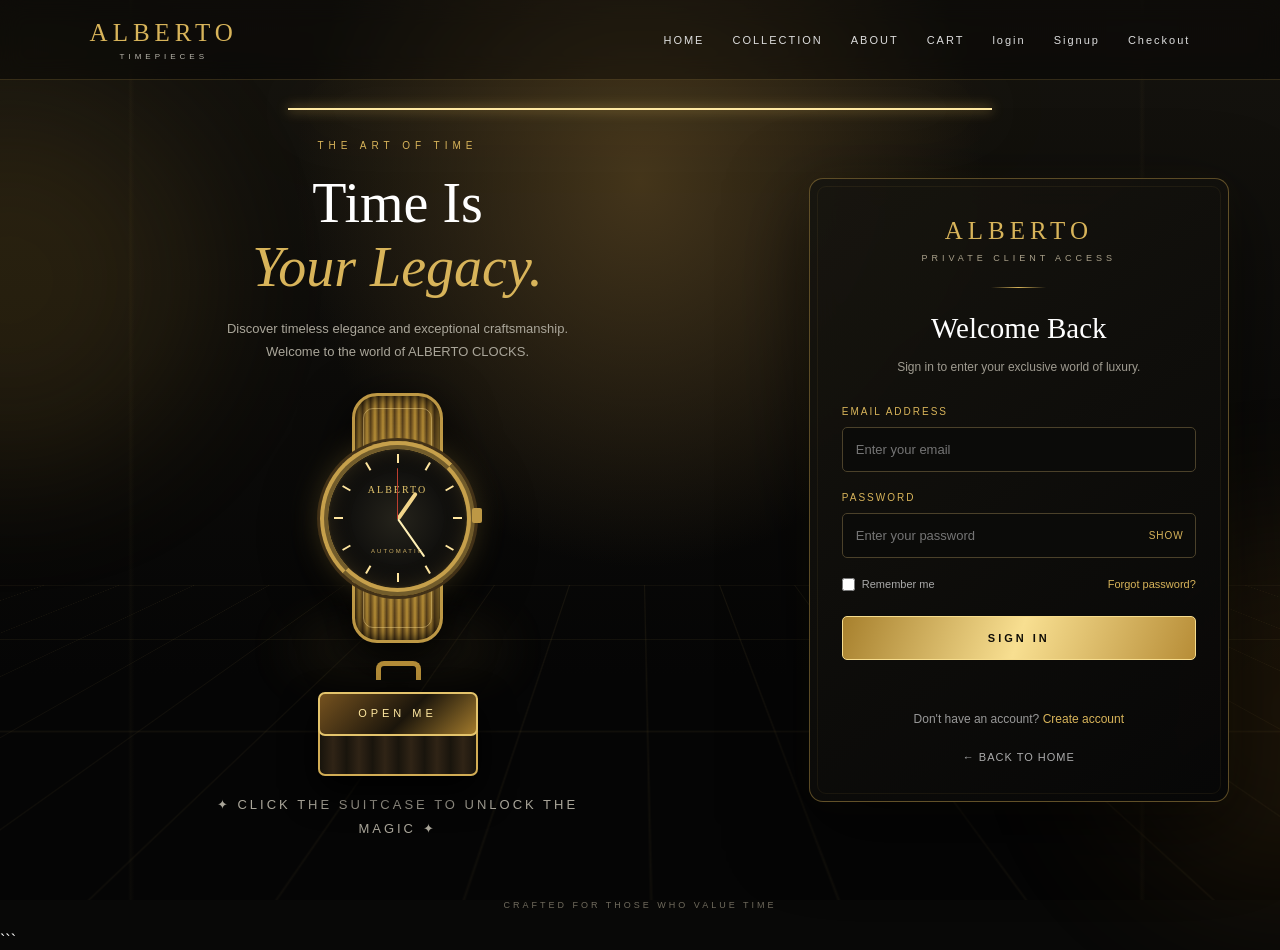
<file: login.html>
<!DOCTYPE html>
<html lang="en">
<head>
<meta charset="UTF-8">
<meta name="viewport" content="width=device-width, initial-scale=1.0">
<title>ALBERTO CLOCKS | Luxury Login</title>

<style>
* {
    margin: 0;
    padding: 0;
    box-sizing: border-box;
}

:root {
    --gold: #d8b45a;
    --light-gold: #ffe9a3;
    --black: #080807;
}

body {
    min-height: 100vh;
    background: var(--black);
    color: white;
    font-family: Arial, sans-serif;
    overflow-x: hidden;
}

/* LUXURY SHOWROOM BACKGROUND */

.showroom {
    position: fixed;
    inset: 0;
    z-index: -5;
    overflow: hidden;
    background:
        radial-gradient(ellipse at 50% 20%, #44351b 0%, transparent 38%),
        linear-gradient(180deg, #15130e, #050505 75%);
}

.showroom::before {
    content: "";
    position: absolute;
    inset: 0;
    opacity: .4;
    background:
        linear-gradient(90deg,
            transparent 10%,
            #d8b45a12 10.2%,
            transparent 10.5%,
            transparent 89%,
            #d8b45a12 89.2%,
            transparent 89.5%);
}

.ceiling-light {
    position: absolute;
    width: 55%;
    height: 2px;
    top: 12%;
    left: 22.5%;
    background: var(--light-gold);
    box-shadow: 0 0 12px var(--gold), 0 0 80px #d8b45a;
    animation: lightPulse 4s infinite alternate;
}

.floor {
    position: absolute;
    bottom: -20%;
    left: -20%;
    width: 140%;
    height: 55%;
    transform: perspective(300px) rotateX(55deg);
    transform-origin: top;
    background:
        linear-gradient(#d8b45a15 1px, transparent 1px),
        linear-gradient(90deg, #d8b45a15 1px, transparent 1px);
    background-size: 75px 75px;
    mask-image: linear-gradient(to bottom, #000, transparent);
}

@keyframes lightPulse {
    from { opacity: .35; }
    to { opacity: 1; }
}

/* GOLDEN SMOKE */

.smoke {
    position: fixed;
    z-index: -3;
    width: 380px;
    height: 380px;
    border-radius: 50%;
    filter: blur(75px);
    opacity: .12;
    pointer-events: none;
    animation: smokeMove 14s ease-in-out infinite alternate;
}

.smoke.one {
    background: #d8a638;
    top: 10%;
    left: -180px;
}

.smoke.two {
    background: #b47a20;
    right: -200px;
    bottom: 0;
    animation-delay: -7s;
}

@keyframes smokeMove {
    from { transform: translate(0, 0) scale(.8); }
    to { transform: translate(130px, -70px) scale(1.3); }
}

/* PARTICLES */

#particles {
    position: fixed;
    inset: 0;
    pointer-events: none;
    z-index: -1;
    overflow: hidden;
}

.particle {
    position: absolute;
    bottom: -20px;
    width: 3px;
    height: 3px;
    border-radius: 50%;
    background: var(--light-gold);
    box-shadow: 0 0 10px var(--gold);
    animation: floatUp linear infinite;
}

@keyframes floatUp {
    from {
        transform: translateY(0) translateX(0);
        opacity: 0;
    }
    15% { opacity: .9; }
    85% { opacity: .7; }
    to {
        transform: translateY(-110vh) translateX(65px);
        opacity: 0;
    }
}

/* HEADER */

header {
    height: 80px;
    padding: 0 7%;
    display: flex;
    justify-content: space-between;
    align-items: center;
    border-bottom: 1px solid #d8b45a30;
    background: #05050565;
    backdrop-filter: blur(12px);
}

.brand {
    color: var(--gold);
    font-family: Georgia, serif;
    font-size: 25px;
    letter-spacing: 5px;
    text-decoration: none;
}

.brand span {
    display: block;
    text-align: center;
    color: #b8b5ab;
    font: 8px Arial, sans-serif;
    letter-spacing: 4px;
    margin-top: 5px;
}

nav {
    display: flex;
    gap: 28px;
}

nav a {
    color: #ddd;
    font-size: 11px;
    letter-spacing: 2px;
    text-decoration: none;
    transition: .3s;
}

nav a:hover {
    color: var(--gold);
}

/* MAIN LAYOUT */

main {
    width: min(1180px, 92%);
    min-height: calc(100vh - 80px);
    margin: auto;
    display: grid;
    grid-template-columns: 1fr 420px;
    align-items: center;
    gap: 65px;
    padding: 45px 0;
}

/* LEFT SHOWROOM */

.showcase {
    text-align: center;
    position: relative;
    min-width: 0;
    animation: riseIn 1s ease both;
}

.eyebrow {
    color: var(--gold);
    letter-spacing: 5px;
    font-size: 10px;
    margin-bottom: 20px;
}

.showcase h1 {
    font: clamp(32px, 4.4vw, 56px) Georgia, serif;
    font-weight: normal;
    line-height: 1.15;
}

.showcase h1 em {
    color: var(--gold);
    font-weight: normal;
}

.showcase p {
    margin: 17px auto 0;
    max-width: 390px;
    color: #aaa69a;
    font-size: 13px;
    line-height: 1.8;
}

/* WATCH AND STRAP */

.watch-stage {
    height: 310px;
    display: flex;
    justify-content: center;
    align-items: center;
    perspective: 900px;
    position: relative;
}

.watch {
    width: 155px;
    height: 250px;
    position: relative;
    transform-style: preserve-3d;
    animation: watchFloat 5s ease-in-out infinite,
               watchTurn 10s ease-in-out infinite;
    filter: drop-shadow(0 15px 25px #000);
}

.strap {
    position: absolute;
    left: 32px;
    width: 91px;
    height: 100px;
    background: repeating-linear-gradient(
        90deg, #5d431b, #b38b35 4px, #4a3416 8px
    );
    border: 3px solid #bd9845;
    box-shadow: inset 0 0 15px #000;
}

.strap.top {
    top: 0;
    border-radius: 25px 25px 8px 8px;
}

.strap.bottom {
    bottom: 0;
    border-radius: 8px 8px 25px 25px;
}

.strap.top::after,
.strap.bottom::after {
    content: "";
    position: absolute;
    inset: 12px 8px;
    border: 1px solid #f1d48a70;
    border-radius: 10px;
}

.watch-face {
    position: absolute;
    width: 155px;
    height: 155px;
    top: 48px;
    left: 0;
    border-radius: 50%;
    border: 8px ridge #c6a04b;
    background:
        radial-gradient(circle, #25231b 0%, #090909 68%, #a7802c 100%);
    box-shadow:
        0 0 0 3px #423117,
        inset 0 0 22px #d8b45a35,
        0 0 30px #d8b45a45;
}

.watch-face::before {
    content: "ALBERTO";
    position: absolute;
    top: 35px;
    left: 0;
    width: 100%;
    text-align: center;
    color: #e5c66d;
    font: 10px Georgia, serif;
    letter-spacing: 2px;
}

.watch-face::after {
    content: "AUTOMATIC";
    position: absolute;
    top: 99px;
    left: 0;
    width: 100%;
    text-align: center;
    color: #c9ab62;
    font-size: 6px;
    letter-spacing: 2px;
}

.tick {
    position: absolute;
    left: calc(50% - 1px);
    top: 5px;
    width: 2px;
    height: 9px;
    background: #ffe6a0;
    transform-origin: 1px 64px;
}

.hand {
    position: absolute;
    left: 50%;
    bottom: 50%;
    transform-origin: 50% 100%;
    border-radius: 5px;
}

.hand.hour {
    width: 4px;
    height: 32px;
    margin-left: -2px;
    background: #f2d58a;
    transform: rotate(35deg);
}

.hand.minute {
    width: 2px;
    height: 46px;
    margin-left: -1px;
    background: #fff0b5;
    transform: rotate(145deg);
}

.hand.second {
    width: 1px;
    height: 51px;
    margin-left: -.5px;
    background: #bd3e2f;
    animation: secondHand 60s linear infinite;
}

@keyframes secondHand {
    from { transform: rotate(0deg); }
    to { transform: rotate(360deg); }
}

.pin {
    position: absolute;
    width: 10px;
    height: 15px;
    top: 115px;
    right: -7px;
    background: #bd9845;
    border-radius: 2px;
}

@keyframes watchFloat {
    0%, 100% { translate: 0 0; }
    50% { translate: 0 -12px; }
}

@keyframes watchTurn {
    0%, 100% { rotate: y -8deg; }
    50% { rotate: y 12deg; }
}

.watch-shadow {
    position: absolute;
    bottom: 15px;
    width: 200px;
    height: 20px;
    background: #d8b45a;
    filter: blur(30px);
    opacity: .23;
}

/* SUITCASE */

.suitcase-wrap {
    margin: 5px auto 0;
    text-align: center;
}

.suitcase {
    width: 160px;
    height: 98px;
    position: relative;
    margin: auto;
    cursor: pointer;
    perspective: 500px;
    outline: none;
}

.case-handle {
    position: absolute;
    width: 45px;
    height: 19px;
    border: 5px solid #b28b37;
    border-bottom: 0;
    border-radius: 8px 8px 0 0;
    top: -17px;
    left: 58px;
}

.case-bottom {
    position: absolute;
    width: 160px;
    height: 82px;
    bottom: 0;
    border: 2px solid #d2ad55;
    border-radius: 7px;
    background: repeating-linear-gradient(
        90deg, #18140c, #302416 13px, #1a150d 26px
    );
    box-shadow: 0 15px 35px #000;
}

.case-bottom::after {
    content: "ALBERTO";
    position: absolute;
    inset: 25px 0 auto;
    text-align: center;
    color: var(--gold);
    font: 13px Georgia, serif;
    letter-spacing: 4px;
}

.case-lid {
    position: absolute;
    width: 160px;
    height: 44px;
    top: 14px;
    left: 0;
    z-index: 2;
    border: 2px solid #e4c46c;
    border-radius: 7px;
    background: linear-gradient(135deg, #75521f, #1b150b 55%, #a27a2c);
    transform-origin: top center;
    transition: transform .8s cubic-bezier(.2,.8,.2,1);
    backface-visibility: hidden;
}

.case-lid::after {
    content: "OPEN ME";
    display: block;
    text-align: center;
    padding-top: 13px;
    color: #ffe8a0;
    font-size: 11px;
    letter-spacing: 4px;
}

.suitcase.open .case-lid {
    transform: rotateX(155deg);
}

.suitcase.open .case-bottom {
    box-shadow: 0 0 45px #e0b44d45;
}

.case-prompt {
    color: var(--gold);
    font-size: 10px;
    letter-spacing: 3px;
    margin-top: 22px;
    animation: promptPulse 2s infinite;
}

@keyframes promptPulse {
    50% { opacity: .45; }
}

/* BURST WATCHES */

.burst-watch {
    position: fixed;
    z-index: 20;
    left: 50%;
    top: 65%;
    width: 42px;
    height: 55px;
    pointer-events: none;
    animation: flyOut 1.8s cubic-bezier(.1,.7,.3,1) forwards;
}

.burst-watch::before {
    content: "◉";
    display: block;
    width: 42px;
    height: 42px;
    border-radius: 50%;
    border: 5px ridge #d8b45a;
    background: radial-gradient(circle, #d4af37, #111 65%);
    color: #fff0b4;
    font-size: 23px;
    line-height: 32px;
    text-align: center;
    box-shadow: 0 0 20px #d8b45a;
}

.burst-watch::after {
    content: "";
    display: block;
    width: 20px;
    height: 16px;
    margin: -3px auto 0;
    background: #6c4c20;
    border: 1px solid #d8b45a;
}

@keyframes flyOut {
    0% {
        transform: translate(-50%, 0) scale(.2) rotate(0);
        opacity: 0;
    }
    20% { opacity: 1; }
    100% {
        transform: translate(var(--x), var(--y)) scale(.8) rotate(var(--r));
        opacity: 0;
    }
}

/* LOGIN PANEL */

.login-box {
    position: relative;
    width: 100%;
    padding: 38px 32px;
    border: 1px solid #c5a04b70;
    border-radius: 14px;
    background: linear-gradient(145deg, #17150fef, #070707f5);
    box-shadow: 0 25px 80px #0009, 0 0 35px #d8b45a0b;
    backdrop-filter: blur(15px);
    animation: riseIn 1s .2s both;
}

.login-box::before {
    content: "";
    position: absolute;
    inset: 7px;
    border: 1px solid #d8b45a12;
    border-radius: 9px;
    pointer-events: none;
}

@keyframes riseIn {
    from { opacity: 0; transform: translateY(25px); }
    to { opacity: 1; transform: translateY(0); }
}

.login-brand {
    color: var(--gold);
    font: 25px Georgia, serif;
    letter-spacing: 5px;
    text-align: center;
}

.login-subtitle {
    color: #aaa18a;
    text-align: center;
    font-size: 9px;
    letter-spacing: 4px;
    margin-top: 8px;
}

.divider {
    width: 55px;
    height: 1px;
    margin: 24px auto;
    background: linear-gradient(90deg, transparent, var(--gold), transparent);
}

.login-box h2 {
    font: 29px Georgia, serif;
    font-weight: normal;
    text-align: center;
}

.intro {
    color: #9f9b90;
    text-align: center;
    font-size: 12px;
    margin: 12px 0 28px;
    line-height: 1.7;
}

.field {
    margin-bottom: 20px;
}

.field label {
    display: block;
    color: var(--gold);
    font-size: 10px;
    letter-spacing: 2px;
    margin-bottom: 10px;
}

.field input {
    width: 100%;
    padding: 14px 13px;
    border: 1px solid #4b412a;
    border-radius: 5px;
    outline: none;
    background: #0b0b09;
    color: white;
    font-size: 13px;
    transition: .3s;
}

.field input:focus {
    border-color: var(--gold);
    box-shadow: 0 0 15px #d8b45a17;
}

.password-wrap {
    position: relative;
}

.password-wrap input {
    padding-right: 65px;
}

.toggle {
    position: absolute;
    top: 50%;
    right: 12px;
    transform: translateY(-50%);
    border: none;
    background: none;
    color: var(--gold);
    cursor: pointer;
    font-size: 10px;
    letter-spacing: 1px;
}

.options {
    display: flex;
    align-items: center;
    justify-content: space-between;
    gap: 10px;
    margin: 2px 0 25px;
    font-size: 11px;
}

.remember {
    display: flex;
    align-items: center;
    gap: 7px;
    color: #aaa;
}

.remember input {
    accent-color: var(--gold);
}

.options a,
.bottom a {
    color: var(--gold);
    text-decoration: none;
}

.login-btn {
    width: 100%;
    padding: 15px;
    border: 1px solid #f6dc8d;
    border-radius: 5px;
    color: #100d06;
    background: linear-gradient(110deg, #a7802d, #f8df91, #b78d37);
    font-size: 11px;
    font-weight: bold;
    letter-spacing: 3px;
    cursor: pointer;
    transition: .3s;
}

.login-btn:hover {
    transform: translateY(-2px);
    box-shadow: 0 8px 28px #d8b45a30;
}

.message {
    color: #f2d77f;
    font-size: 11px;
    line-height: 1.6;
    text-align: center;
    margin-top: 13px;
    min-height: 16px;
}

.bottom {
    text-align: center;
    color: #999;
    font-size: 12px;
    margin-top: 23px;
}

.back-home {
    display: block;
    margin-top: 25px;
    text-align: center;
    color: #aaa;
    text-decoration: none;
    font-size: 11px;
    letter-spacing: 1px;
}

.back-home:hover {
    color: var(--gold);
}

footer {
    position: relative;
    padding: 0 15px 22px;
    text-align: center;
    color: #706b5d;
    font-size: 9px;
    letter-spacing: 3px;
}

/* RESPONSIVE */

@media (max-width: 850px) {
    main {
        grid-template-columns: 1fr;
        gap: 35px;
        width: min(450px, 90%);
        padding: 45px 0;
    }

    .showcase h1 {
        font-size: 38px;
    }

    .watch-stage {
        height: 265px;
    }

    .watch {
        transform: scale(.88);
    }

    .login-box {
        padding: 35px 25px;
    }

    header {
        padding: 0 5%;
    }

    .brand {
        font-size: 19px;
        letter-spacing: 3px;
    }

    nav {
        gap: 13px;
    }

    nav a {
        font-size: 9px;
        letter-spacing: 1px;
    }
}

@media (max-width: 380px) {
    nav { gap: 8px; }
    nav a { font-size: 8px; }
    .showcase h1 { font-size: 31px; }
    .options { font-size: 10px; }
}

@media (prefers-reduced-motion: reduce) {
    *, *::before, *::after {
        animation-duration: .01ms !important;
        animation-iteration-count: 1 !important;
        scroll-behavior: auto !important;
    }
}
</style>
</head>

<body>

<div class="showroom">
    <div class="ceiling-light"></div>
    <div class="floor"></div>
</div>

<div class="smoke one"></div>
<div class="smoke two"></div>
<div id="particles"></div>

<header>
    <a href="index.html" class="brand">
        ALBERTO
        <span>TIMEPIECES</span>
    </a>

    <nav>
        <a href="index.html">HOME</a>
        <a href="collection.html">COLLECTION</a>
        <a href="about.html">ABOUT</a>
        <a href="cart.html">CART</a>
        <a href="login.html" class="active">login</a>
        <a href="signup.html">Signup</a>
        <a href="checkout.html" ">Checkout</a>
      </nav>
</header>

<main>

    <!-- LUXURY SHOWROOM -->
    <section class="showcase">

        <div class="eyebrow">THE ART OF TIME</div>

        <h1>
            Time Is<br>
            <em>Your Legacy.</em>
        </h1>

        <p>
            Discover timeless elegance and exceptional craftsmanship.
            Welcome to the world of ALBERTO CLOCKS.
        </p>

        <div class="watch-stage">
            <div class="watch-shadow"></div>

            <div class="watch">
                <div class="strap top"></div>
                <div class="strap bottom"></div>

                <div class="watch-face" id="watchFace">
                    <div class="hand hour"></div>
                    <div class="hand minute"></div>
                    <div class="hand second"></div>
                </div>

                <div class="pin"></div>
            </div>
        </div>

        <!-- CLICK TO OPEN SUITCASE -->
        <div class="suitcase-wrap">
            <div
                class="suitcase"
                id="suitcase"
                role="button"
                tabindex="0"
                aria-label="Open the luxury watch suitcase"
                aria-expanded="false"
            >
                <div class="case-handle"></div>
                <div class="case-bottom"></div>
                <div class="case-lid"></div>
            </div>

            <p class="case-prompt" id="casePrompt">
                ✦ CLICK THE SUITCASE TO UNLOCK THE MAGIC ✦
            </p>
        </div>

    </section>

    <!-- LOGIN FORM -->
    <section class="login-box">

        <div class="login-brand">ALBERTO</div>
        <div class="login-subtitle">PRIVATE CLIENT ACCESS</div>

        <div class="divider"></div>

        <h2>Welcome Back</h2>

        <p class="intro">
            Sign in to enter your exclusive world of luxury.
        </p>

        <form id="loginForm">

            <div class="field">
                <label for="email">EMAIL ADDRESS</label>
                <input
                    type="email"
                    id="email"
                    placeholder="Enter your email"
                    autocomplete="email"
                    required
                >
            </div>

            <div class="field">
                <label for="password">PASSWORD</label>

                <div class="password-wrap">
                    <input
                        type="password"
                        id="password"
                        placeholder="Enter your password"
                        autocomplete="current-password"
                        required
                    >

                    <button
                        type="button"
                        class="toggle"
                        id="togglePassword"
                    >SHOW</button>
                </div>
            </div>

            <div class="options">
                <label class="remember">
                    <input type="checkbox" id="remember">
                    Remember me
                </label>

                <a href="#" id="forgotLink">Forgot password?</a>
            </div>

            <button class="login-btn" type="submit">
                SIGN IN
            </button>

            <p class="message" id="message" role="status"></p>
        </form>

        <div class="bottom">
            Don't have an account?
            <a href="signup.html">Create account</a>
        </div>

        <a href="index.html" class="back-home">
            ← BACK TO HOME
        </a>

    </section>

</main>

<footer>
    CRAFTED FOR THOSE WHO VALUE TIME
</footer>

<script>
/* FLOATING GOLD PARTICLES */

const particleArea = document.getElementById("particles");

for (let i = 0; i < 45; i++) {
    const particle = document.createElement("span");
    particle.className = "particle";
    particle.style.left = Math.random() * 100 + "%";
    particle.style.animationDuration = (7 + Math.random() * 12) + "s";
    particle.style.animationDelay = (-Math.random() * 18) + "s";

    const size = 1 + Math.random() * 3;
    particle.style.width = size + "px";
    particle.style.height = size + "px";

    particleArea.appendChild(particle);
}

/* WATCH DIAL MARKERS */

const watchFace = document.getElementById("watchFace");

for (let i = 0; i < 12; i++) {
    const tick = document.createElement("span");
    tick.className = "tick";
    tick.style.transform = `rotate(${i * 30}deg)`;
    watchFace.appendChild(tick);
}

/* SUITCASE OPEN + WATCH BURST */

const suitcase = document.getElementById("suitcase");
const casePrompt = document.getElementById("casePrompt");

let suitcaseOpened = false;

function openSuitcase() {
    if (suitcaseOpened) {
        suitcase.classList.remove("open");
        suitcase.setAttribute("aria-expanded", "false");
        suitcaseOpened = false;
        casePrompt.textContent = "✦ CLICK THE SUITCASE TO UNLOCK THE MAGIC ✦";
        return;
    }

    suitcase.classList.add("open");
    suitcase.setAttribute("aria-expanded", "true");
    suitcaseOpened = true;
    casePrompt.textContent = "✦ A WORLD OF TIMELESS LUXURY ✦";

    for (let i = 0; i < 16; i++) {
        const miniWatch = document.createElement("span");
        miniWatch.className = "burst-watch";

        const angle = (Math.PI * 2 * i) / 16;
        const distance = 130 + Math.random() * 200;

        miniWatch.style.setProperty("--x",
            Math.cos(angle) * distance + "px");
        miniWatch.style.setProperty("--y",
            Math.sin(angle) * distance - 100 + "px");
        miniWatch.style.setProperty("--r",
            (Math.random() * 500 - 250) + "deg");

        document.body.appendChild(miniWatch);

        miniWatch.addEventListener("animationend", () => {
            miniWatch.remove();
        }, { once: true });
    }
}

suitcase.addEventListener("click", openSuitcase);

suitcase.addEventListener("keydown", function (e) {
    if (e.key === "Enter" || e.key === " ") {
        e.preventDefault();
        openSuitcase();
    }
});

/* PASSWORD SHOW / HIDE */

const password = document.getElementById("password");
const togglePassword = document.getElementById("togglePassword");
const message = document.getElementById("message");

togglePassword.addEventListener("click", function () {
    const isHidden = password.type === "password";

    password.type = isHidden ? "text" : "password";
    togglePassword.textContent = isHidden ? "HIDE" : "SHOW";
});

/* FORGOT PASSWORD */

document.getElementById("forgotLink").addEventListener("click", function (e) {
    e.preventDefault();

    message.textContent =
        "Password recovery is not connected yet. Please contact the website owner.";
});

/* LOGIN DEMO */

document.getElementById("loginForm").addEventListener("submit", function (e) {
    e.preventDefault();

    message.textContent =
        "Design ready! Real account login is not connected yet.";
});
</script>

</body>
</html>
```
</file>
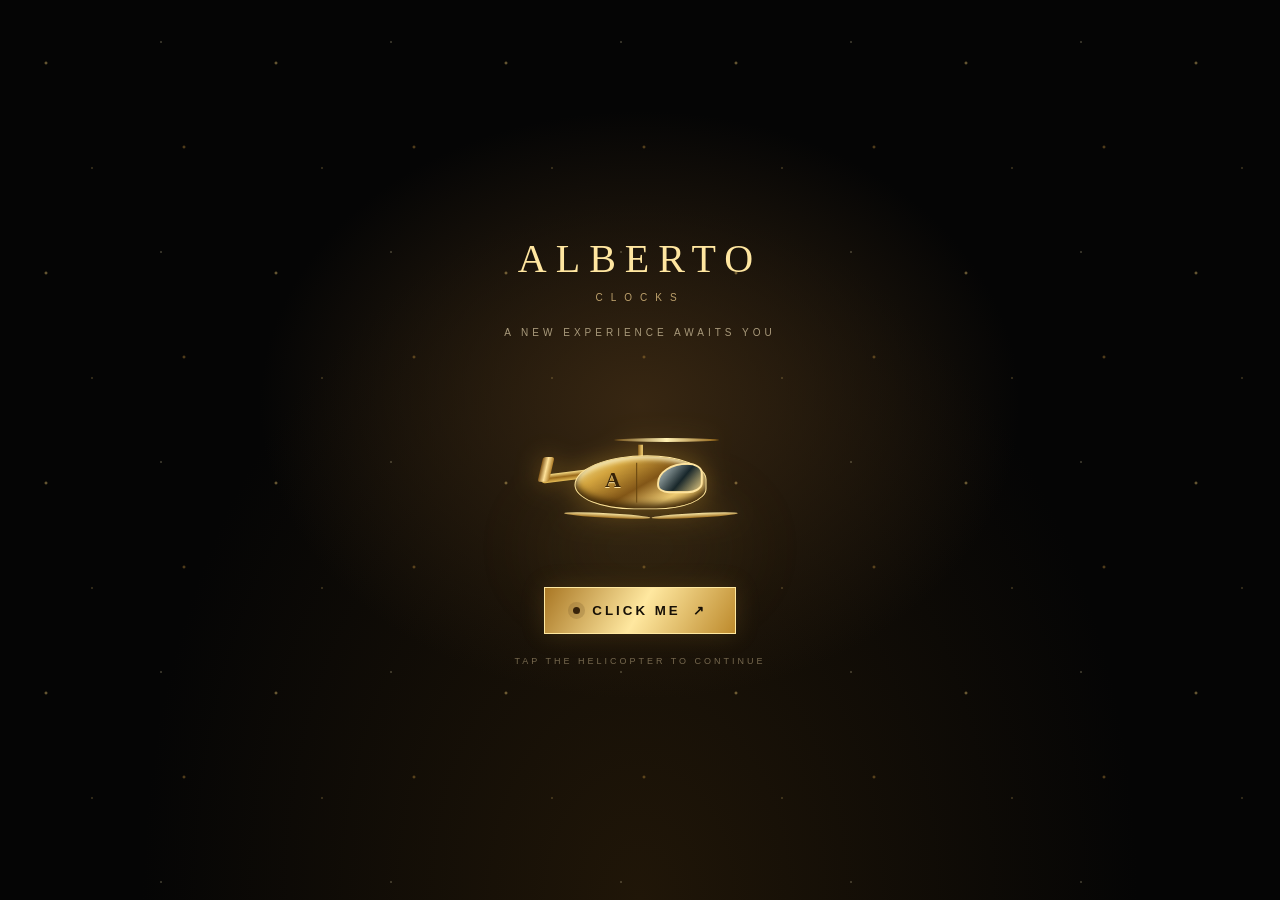
<file: signup.html>
<!DOCTYPE html>
<html lang="en">
<head>
  <meta charset="UTF-8">
  <meta name="viewport" content="width=device-width, initial-scale=1.0">
  <title>ALBERTO CLOCKS | Create Account</title>
  <link rel="stylesheet" href="signup.css">
</head>
<body>

  <div class="gold-dust"></div>

  <!-- Helicopter intro -->
  <section id="intro" class="intro">
    <div class="brand">ALBERTO <span>CLOCKS</span></div>
    <p class="intro-text">A NEW EXPERIENCE AWAITS YOU</p>

    <div class="heli-scene" id="helicopter">
      <div class="heli">
        <div class="rotor"></div>
        <div class="rotor-line"></div>
        <div class="tail"></div>
        <div class="tail-fin"></div>
        <div class="heli-body">
          <div class="cockpit"></div>
          <div class="door-line"></div>
          <div class="gold-mark">A</div>
        </div>
        <div class="skid skid-left"></div>
        <div class="skid skid-right"></div>
      </div>

      <div class="heli-light"></div>
    </div>

    <button id="clickMe" class="click-me">
      <span class="pulse"></span>
      CLICK ME <span>↗</span>
    </button>

    <p class="warning">TAP THE HELICOPTER TO CONTINUE</p>
  </section>

  <!-- Crash flash and smoke -->
  <div id="flash" class="flash"></div>
  <div id="smoke" class="smoke">
    <div class="smoke-cloud cloud1"></div>
    <div class="smoke-cloud cloud2"></div>
    <div class="smoke-cloud cloud3"></div>
    <div class="smoke-cloud cloud4"></div>
    <div class="smoke-cloud cloud5"></div>
    <div class="smoke-cloud cloud6"></div>
    <div class="smoke-cloud cloud7"></div>
    <div class="smoke-cloud cloud8"></div>
  </div>

  <!-- Create Account Form -->
  <main id="signupPanel" class="signup-panel">
    <div class="form-card">
      <a class="back-home" href="index.html">← HOME</a>

      <div class="mini-logo">A</div>
      <p class="eyebrow">WELCOME TO THE ELITE</p>
      <h1>Create <span>Account</span></h1>
      <p class="subtitle">Your journey into luxury begins here.</p>

      <form id="signupForm">
        <label for="fullName">FULL NAME</label>
        <input id="fullName" type="text" placeholder="Enter your full name" required>

        <label for="email">EMAIL ADDRESS</label>
        <input id="email" type="email" placeholder="Enter your email" required>

        <label for="password">CREATE PASSWORD</label>
        <div class="password-wrap">
          <input id="password" type="password"
                 placeholder="At least 8 characters" minlength="8" required>
          <button type="button" class="show-password" data-target="password">SHOW</button>
        </div>

        <label for="confirmPassword">CONFIRM PASSWORD</label>
        <div class="password-wrap">
          <input id="confirmPassword" type="password"
                 placeholder="Enter password again" required>
          <button type="button" class="show-password"
                  data-target="confirmPassword">SHOW</button>
        </div>

        <label class="terms">
          <input id="terms" type="checkbox" required>
          <span>I agree to the terms and conditions.</span>
        </label>

        <button type="submit" class="create-btn">CREATE ACCOUNT <span>→</span></button>
        <p id="message" class="message"></p>
      </form>

      <p class="signin">Already a member? <a href="login.html">Sign in</a></p>
      <div class="form-footer">ALBERTO CLOCKS · TIMELESS LUXURY</div>
    </div>
  </main>

  <script src="signup.js"></script>
</body>
</html>
</file>
<file: about.css>
@import url('https://fonts.googleapis.com/css2?family=Cinzel:wght@400;500;600;700;800&family=Poppins:wght@300;400;500;600;700&display=swap');

:root {
    --gold: #d7ad55;
    --light-gold: #f7dfa0;
    --black: #070707;
    --panel: #111111;
    --white: #f6f1e7;
}

* {
    margin: 0;
    padding: 0;
    box-sizing: border-box;
}

html {
    scroll-behavior: smooth;
}

body {
    background: var(--black);
    color: var(--white);
    font-family: 'Poppins', sans-serif;
    overflow-x: hidden;
}

button, a {
    -webkit-tap-highlight-color: transparent;
}

/* BOMB LOADER */

#loader {
    position: fixed;
    inset: 0;
    z-index: 1000;
    overflow: hidden;
    display: flex;
    flex-direction: column;
    align-items: center;
    justify-content: center;
    padding: 18px;
    text-align: center;
    background:
        radial-gradient(ellipse at 50% 42%, #28200f 0%, #11100c 32%, #030303 76%);
    transition: opacity 0.8s ease, visibility 0.8s ease;
}

#loader.hide {
    opacity: 0;
    visibility: hidden;
    pointer-events: none;
}

.brand {
    position: absolute;
    top: 25px;
    font-family: 'Cinzel', serif;
    color: var(--light-gold);
    font-size: clamp(18px, 3vw, 27px);
    letter-spacing: 5px;
}

.brand span {
    color: #fff;
}

.warning {
    margin-top: 55px;
    color: #ff5252;
    letter-spacing: 4px;
    font-size: 12px;
    font-weight: 700;
    animation: warningPulse 0.7s infinite alternate;
}

.countdown {
    position: relative;
    z-index: 3;
    margin-top: 7px;
    color: var(--light-gold);
    font-family: 'Cinzel', serif;
    font-size: clamp(50px, 8vw, 76px);
    font-weight: 800;
    text-shadow: 0 0 25px #d7ad5577;
    line-height: 1.1;
}

.countdown.tick {
    animation: tick 0.35s ease;
}

.scene {
    position: relative;
    width: 300px;
    max-width: 85vw;
    height: 230px;
    margin-top: 4px;
}

.ground {
    position: absolute;
    bottom: 20px;
    left: 0;
    width: 100%;
    height: 2px;
    background: linear-gradient(90deg, transparent, var(--gold), transparent);
    box-shadow: 0 0 14px #d7ad5577;
}

.stickman {
    position: absolute;
    width: 150px;
    height: 190px;
    left: 50%;
    bottom: 20px;
    transform: translateX(-50%);
    animation: nervous 0.45s infinite alternate;
}

.head {
    position: absolute;
    left: 47px;
    top: 3px;
    width: 58px;
    height: 58px;
    border: 4px solid var(--light-gold);
    border-radius: 50%;
    box-shadow: 0 0 14px #d7ad5544;
    background: #15130f;
}

.eye {
    position: absolute;
    top: 20px;
    width: 5px;
    height: 7px;
    border-radius: 50%;
    background: var(--light-gold);
}

.eye-left { left: 14px; }
.eye-right { right: 14px; }

.mouth {
    position: absolute;
    width: 13px;
    height: 8px;
    left: 19px;
    bottom: 8px;
    border: 2px solid var(--light-gold);
    border-radius: 50%;
}

.body-line {
    position: absolute;
    top: 60px;
    left: 74px;
    width: 4px;
    height: 68px;
    background: var(--light-gold);
    border-radius: 4px;
}

.arm {
    position: absolute;
    top: 73px;
    left: 74px;
    height: 4px;
    background: var(--light-gold);
    transform-origin: left center;
    border-radius: 4px;
}

.arm-left {
    width: 45px;
    transform: rotate(145deg);
}

.arm-right {
    width: 47px;
    transform: rotate(-35deg);
}

.leg {
    position: absolute;
    top: 123px;
    left: 74px;
    height: 4px;
    width: 50px;
    background: var(--light-gold);
    transform-origin: left center;
    border-radius: 4px;
}

.leg-left { transform: rotate(125deg); }
.leg-right { transform: rotate(55deg); }

.bomb {
    position: absolute;
    top: 54px;
    right: 0;
    width: 43px;
    height: 43px;
    border: 3px solid #8b8b8b;
    border-radius: 50%;
    background: radial-gradient(circle at 30% 25%, #555, #080808 70%);
    box-shadow: 0 0 18px #ffbd4544;
    animation: bombShake 0.25s infinite alternate;
}

.fuse {
    position: absolute;
    top: -13px;
    left: 7px;
    width: 15px;
    height: 13px;
    border-top: 3px solid #d4b78b;
    border-right: 3px solid #d4b78b;
    border-radius: 0 7px 0 0;
    transform: rotate(-15deg);
}

.spark {
    position: absolute;
    top: -24px;
    right: -8px;
    color: #ff9f1c;
    font-size: 24px;
    animation: spark 0.2s infinite alternate;
}

.loader-title {
    margin-top: 0;
    color: var(--light-gold);
    font-family: 'Cinzel', serif;
    font-size: clamp(20px, 4vw, 30px);
    letter-spacing: 3px;
}

.loader-subtitle,
.message {
    color: #aaa;
    font-size: 12px;
    margin-top: 8px;
}

.button-area {
    position: relative;
    width: min(430px, 92vw);
    height: 70px;
    margin-top: 14px;
}

#stopBomb {
    position: absolute;
    top: 8px;
    left: 50%;
    transform: translateX(-50%);
    max-width: 92vw;
    padding: 13px 20px;
    border: 1px solid var(--light-gold);
    border-radius: 5px;
    background: linear-gradient(135deg, #f7dfa0, #bd8d32);
    color: #080808;
    font-family: 'Poppins', sans-serif;
    font-size: 11px;
    font-weight: 800;
    letter-spacing: 1px;
    white-space: nowrap;
    cursor: pointer;
    box-shadow: 0 0 20px #d7ad5533;
    transition: left 0.16s ease, top 0.16s ease;
}

#stopBomb:hover {
    box-shadow: 0 0 25px #d7ad5599;
}

.message {
    max-width: 90vw;
    margin-top: 0;
}

@keyframes nervous {
    from { transform: translateX(-50%) rotate(-1deg); }
    to { transform: translateX(-50%) rotate(1deg); }
}

@keyframes bombShake {
    from { transform: rotate(-8deg); }
    to { transform: rotate(8deg) scale(1.04); }
}

@keyframes spark {
    from { opacity: 0.35; transform: scale(0.75); }
    to { opacity: 1; transform: scale(1.2); }
}

@keyframes tick {
    0% { transform: scale(1.35); color: #ff5151; }
    100% { transform: scale(1); }
}

@keyframes warningPulse {
    from { opacity: 0.5; }
    to { opacity: 1; }
}

/* BLAST EFFECTS */

.blast {
    position: absolute;
    z-index: 8;
    width: 20px;
    height: 20px;
    left: 50%;
    top: 48%;
    border-radius: 50%;
    background: #fff;
    opacity: 0;
    pointer-events: none;
    transform: translate(-50%, -50%);
}

#loader.explode .blast {
    animation: blastFlash 0.65s ease-out forwards;
}

.flash {
    position: absolute;
    z-index: 7;
    inset: 0;
    background: #fff5d9;
    opacity: 0;
    pointer-events: none;
}

#loader.explode .flash {
    animation: screenFlash 0.7s ease-out forwards;
}

.smoke {
    position: absolute;
    z-index: 9;
    inset: -20%;
    opacity: 0;
    pointer-events: none;
    background:
        radial-gradient(ellipse at 30% 65%, #8b8b8b 0%, #4b4b4b 17%, transparent 43%),
        radial-gradient(ellipse at 70% 45%, #777 0%, #343434 24%, transparent 50%),
        radial-gradient(ellipse at 48% 55%, #aaa 0%, #444 30%, transparent 60%),
        radial-gradient(ellipse at 50% 90%, #5a5a5a 0%, transparent 45%);
    filter: blur(15px);
    transform: scale(0.5);
}

#loader.explode .smoke {
    animation: smokeFill 3.1s ease-in-out forwards;
}

.result {
    position: absolute;
    z-index: 10;
    top: 50%;
    left: 50%;
    opacity: 0;
    pointer-events: none;
    color: #fff;
    font-family: 'Cinzel', serif;
    font-weight: 800;
    font-size: clamp(28px, 7vw, 65px);
    text-shadow: 0 0 25px #ff6b00;
    transform: translate(-50%, -50%) scale(0.2) rotate(-10deg);
    white-space: nowrap;
}

#loader.explode .result {
    animation: boomText 1.1s 0.12s ease forwards;
}

@keyframes blastFlash {
    0% { opacity: 1; transform: translate(-50%, -50%) scale(0.1); }
    45% { opacity: 1; transform: translate(-50%, -50%) scale(28); }
    100% { opacity: 0; transform: translate(-50%, -50%) scale(45); }
}

@keyframes screenFlash {
    0% { opacity: 0.95; }
    100% { opacity: 0; }
}

@keyframes smokeFill {
    0% { opacity: 0; transform: scale(0.5); }
    25% { opacity: 1; transform: scale(1); }
    65% { opacity: 1; transform: scale(1.2); }
    100% { opacity: 0; transform: scale(1.6); }
}

@keyframes boomText {
    0% { opacity: 0; transform: translate(-50%, -50%) scale(0.2) rotate(-10deg); }
    25% { opacity: 1; transform: translate(-50%, -50%) scale(1.2) rotate(4deg); }
    65% { opacity: 1; transform: translate(-50%, -50%) scale(1); }
    100% { opacity: 0; transform: translate(-50%, -50%) scale(1.6); }
}

/* ABOUT PAGE */

#aboutPage {
    opacity: 0;
    visibility: hidden;
    transition: opacity 1s ease;
}

#aboutPage.show {
    opacity: 1;
    visibility: visible;
}

.topbar {
    min-height: 78px;
    padding: 18px 7%;
    display: flex;
    justify-content: space-between;
    align-items: center;
    gap: 20px;
    border-bottom: 1px solid #d7ad5528;
    background: #080808;
}

.logo, .footer-logo {
    color: var(--light-gold);
    text-decoration: none;
    font-family: 'Cinzel', serif;
    font-weight: 700;
    letter-spacing: 2px;
}

.logo span {
    color: white;
}

.topbar nav {
    display: flex;
    flex-wrap: wrap;
    gap: 24px;
}

.topbar nav a {
    color: #ddd;
    font-size: 11px;
    letter-spacing: 1px;
    text-decoration: none;
    transition: color 0.25s;
}

.topbar nav a:hover,
.topbar nav a.active {
    color: var(--light-gold);
}

.hero {
    min-height: 470px;
    padding: 100px 20px;
    display: flex;
    flex-direction: column;
    justify-content: center;
    align-items: center;
    text-align: center;
    background:
        radial-gradient(ellipse at 50% 70%, #b1843022, transparent 55%),
        linear-gradient(#080808, #11100c);
}

.eyebrow {
    color: var(--gold);
    font-size: 10px;
    letter-spacing: 4px;
    font-weight: 600;
}

.hero h1 {
    margin-top: 22px;
    font-family: 'Cinzel', serif;
    font-size: clamp(38px, 8vw, 80px);
    letter-spacing: 5px;
}

.hero h1 span,
.story-copy h2 span,
.values h2 span,
.reviews h2 span,
.help h2 span {
    color: var(--light-gold);
}

.hero-text {
    max-width: 580px;
    margin: 18px auto 30px;
    color: #b7b7b7;
    font-size: 14px;
    line-height: 1.9;
}

.gold-btn, .whatsapp {
    display: inline-block;
    padding: 14px 24px;
    border: 1px solid var(--gold);
    background: linear-gradient(120deg, #f2d68e, #b98b36);
    color: #090909;
    text-decoration: none;
    font-size: 11px;
    font-weight: 700;
    letter-spacing: 1px;
    transition: transform 0.25s, box-shadow 0.25s;
}

.gold-btn:hover, .whatsapp:hover {
    transform: translateY(-3px);
    box-shadow: 0 8px 30px #d7ad5533;
}

.story {
    max-width: 1150px;
    margin: auto;
    padding: 100px 7%;
    display: grid;
    grid-template-columns: 1fr 1fr;
    align-items: center;
    gap: 65px;
}

.watch-art {
    min-height: 380px;
    display: flex;
    flex-direction: column;
    align-items: center;
    justify-content: center;
    position: relative;
    background: radial-gradient(ellipse, #b88b3024, transparent 65%);
}

.watch-strap {
    width: 92px;
    height: 320px;
    border: 3px solid #9e762d;
    border-radius: 35px;
    background: repeating-linear-gradient(0deg, #161616 0 13px, #252017 14px 16px);
    box-shadow: 0 0 30px #000;
}

.watch-face {
    position: absolute;
    width: 190px;
    height: 190px;
    border: 9px solid #a77b2d;
    border-radius: 50%;
    background: radial-gradient(circle, #292929, #050505 75%);
    box-shadow: 0 0 0 5px #30271a, 0 0 35px #d7ad5522, inset 0 0 15px #d7ad5533;
}

.watch-center {
    position: absolute;
    left: 50%;
    top: 50%;
    width: 9px;
    height: 9px;
    background: var(--light-gold);
    border-radius: 50%;
    transform: translate(-50%, -50%);
}

.watch-hand {
    position: absolute;
    left: 50%;
    top: 50%;
    background: var(--light-gold);
    border-radius: 5px;
    transform-origin: left center;
}

.hand-one {
    width: 54px;
    height: 3px;
    transform: rotate(-45deg);
}

.hand-two {
    width: 42px;
    height: 2px;
    transform: rotate(65deg);
}

.watch-brand {
    position: absolute;
    top: 42px;
    left: 50%;
    transform: translateX(-50%);
    color: var(--light-gold);
    font-size: 8px;
    letter-spacing: 1px;
}

.hour {
    position: absolute;
    width: 4px;
    height: 11px;
    background: var(--light-gold);
    left: 50%;
    top: 8px;
    transform-origin: 2px 87px;
}

.h3 { transform: rotate(90deg); }
.h6 { transform: rotate(180deg); }
.h9 { transform: rotate(270deg); }

.story-copy h2,
.values h2,
.reviews h2,
.help h2 {
    margin: 18px 0;
    font-family: 'Cinzel', serif;
    font-size: clamp(28px, 4vw, 43px);
    line-height: 1.35;
}

.story-copy p:not(.eyebrow) {
    margin-top: 16px;
    color: #aaa;
    font-size: 13px;
    line-height: 2;
}

.values, .reviews, .help {
    padding: 90px 7%;
    text-align: center;
}

.values {
    background: linear-gradient(180deg, #0b0b0b, #12100b, #090909);
}

.value-grid, .review-grid {
    max-width: 1100px;
    margin: 40px auto 0;
    display: grid;
    grid-template-columns: repeat(3, 1fr);
    gap: 22px;
}

.value-card, .review-card {
    padding: 32px 22px;
    border: 1px solid #d7ad5530;
    background: linear-gradient(145deg, #161616, #0b0b0b);
    transition: transform 0.3s, border-color 0.3s;
}

.value-card:hover, .review-card:hover {
    transform: translateY(-6px);
    border-color: var(--gold);
}

.value-icon {
    color: var(--light-gold);
    font-size: 35px;
}

.value-card h3 {
    margin: 18px 0 10px;
    font-family: 'Cinzel', serif;
    color: var(--light-gold);
}

.value-card p, .review-card p {
    color: #aaa;
    font-size: 12px;
    line-height: 1.9;
}

.review-note {
    color: #888;
    font-size: 11px;
    margin-top: 8px;
}

.stars {
    color: var(--gold);
    letter-spacing: 4px;
    margin-bottom: 18px;
}

.review-card h4 {
    margin-top: 20px;
    color: var(--light-gold);
    font-size: 12px;
}

.review-card span {
    display: block;
    margin-top: 7px;
    color: #777;
    font-size: 10px;
}

.help {
    background: radial-gradient(ellipse at center, #c3973020, transparent 65%);
}

.help > p:not(.eyebrow) {
    margin: 10px 0 28px;
    color: #aaa;
    font-size: 13px;
}

.whatsapp {
    border-color: #2b9e60;
    background: #16864a;
    color: white;
}

footer {
    padding: 35px 15px;
    text-align: center;
    border-top: 1px solid #d7ad5528;
    background: #050505;
}

.footer-logo {
    font-size: 16px;
}

footer p {
    margin-top: 10px;
    color: #777;
    font-size: 11px;
}

@media (max-width: 700px) {
    .topbar {
        flex-direction: column;
    }

    .topbar nav {
        justify-content: center;
        gap: 15px;
    }

    .story {
        grid-template-columns: 1fr;
        gap: 35px;
        padding-top: 55px;
        padding-bottom: 55px;
    }

    .watch-art {
        min-height: 330px;
    }

    .watch-strap {
        height: 280px;
    }

    .watch-face {
        width: 165px;
        height: 165px;
    }

    .hour {
        transform-origin: 2px 74px;
    }

    .h3 { transform: rotate(90deg); }
    .h6 { transform: rotate(180deg); }
    .h9 { transform: rotate(270deg); }

    .value-grid, .review-grid {
        grid-template-columns: 1fr;
    }

    .values, .reviews, .help {
        padding: 65px 6%;
    }

    .hero {
        min-height: 400px;
        padding: 75px 20px;
    }
}

@media (prefers-reduced-motion: reduce) {
    *, *::before, *::after {
        scroll-behavior: auto !important;
    }
}
</file>
<file: checkout.css>
:root {
  --gold: #d8b15e;
  --light-gold: #f4d995;
  --black: #080808;
  --panel: #121212;
  --muted: #999;
}

* {
  box-sizing: border-box;
  margin: 0;
  padding: 0;
}

body {
  background: var(--black);
  color: #f5f1e8;
  font-family: "Poppins", sans-serif;
}

a {
  color: inherit;
  text-decoration: none;
}

button, input, textarea {
  font: inherit;
}

.topbar {
  min-height: 82px;
  padding: 20px 6%;
  display: flex;
  align-items: center;
  justify-content: space-between;
  gap: 22px;
  flex-wrap: wrap;
  border-bottom: 1px solid #332817;
  background: #080808;
}

.logo {
  color: var(--gold);
  font: 700 27px "Cinzel", serif;
  letter-spacing: 4px;
}

.topbar-title {
  color: #ddd0b2;
  font-size: 11px;
  letter-spacing: 3px;
}

.topbar nav {
  display: flex;
  flex-wrap: wrap;
  gap: 22px;
}

.topbar nav a {
  font-size: 10px;
  letter-spacing: 1.5px;
}

.topbar nav a:hover,
.back-link:hover {
  color: var(--gold);
}

.site-content {
  min-height: 100vh;
  background:
    radial-gradient(ellipse at 50% 0%, #241b0c 0, transparent 50%),
    var(--black);
  transition: filter 1.2s ease, opacity 1.2s ease;
}

.checkout-container {
  max-width: 1150px;
  padding: 65px 24px 30px;
  margin: auto;
}

.checkout-heading {
  text-align: center;
  margin-bottom: 42px;
}

.eyebrow {
  color: var(--gold);
  font-size: 10px;
  letter-spacing: 4px;
  margin-bottom: 12px;
}

.checkout-heading h1,
.success-card h2 {
  font: 500 clamp(28px, 5vw, 44px) "Cinzel", serif;
  margin-bottom: 12px;
}

.checkout-heading > p:last-child {
  color: var(--muted);
  font-size: 13px;
}

.checkout-grid {
  display: grid;
  grid-template-columns: 1.35fr .85fr;
  gap: 25px;
  align-items: start;
}

.checkout-panel {
  background: rgba(18, 18, 18, .96);
  border: 1px solid #332817;
  padding: clamp(20px, 4vw, 35px);
  border-radius: 3px;
}

.checkout-panel h2 {
  font: 500 21px "Cinzel", serif;
  color: var(--light-gold);
  margin-bottom: 26px;
}

#checkoutForm > label,
.field-row label {
  display: block;
  color: #c9c2b5;
  font-size: 12px;
  margin-bottom: 8px;
}

#checkoutForm > input,
#checkoutForm textarea,
.field-row input {
  width: 100%;
  background: #090909;
  border: 1px solid #393329;
  color: #fff;
  padding: 13px 14px;
  margin-bottom: 20px;
  border-radius: 2px;
  outline: none;
}

#checkoutForm input:focus,
#checkoutForm textarea:focus {
  border-color: var(--gold);
}

#checkoutForm textarea {
  resize: vertical;
}

.field-row {
  display: grid;
  grid-template-columns: 1fr 1fr;
  gap: 15px;
}

.payment-heading {
  margin-top: 8px;
  margin-bottom: 18px !important;
}

.payment-option {
  display: flex;
  gap: 13px;
  align-items: center;
  padding: 17px;
  border: 1px solid #554322;
  background: #19150d;
  cursor: pointer;
}

.payment-option input {
  accent-color: var(--gold);
}

.payment-option strong,
.payment-option small {
  display: block;
}

.payment-option strong {
  font-size: 13px;
}

.payment-option small {
  color: var(--muted);
  font-size: 11px;
  margin-top: 4px;
}

.demo-note {
  color: #a69c89;
  font-size: 10px;
  line-height: 1.7;
  margin: 14px 0 20px;
}

.place-order {
  width: 100%;
  display: block;
  border: 1px solid var(--gold);
  padding: 16px;
  color: #080808;
  background: linear-gradient(110deg, #b68b39, #f4d995, #c49a48);
  font-size: 11px;
  font-weight: 600;
  letter-spacing: 2px;
  cursor: pointer;
  text-align: center;
  transition: transform .2s, filter .2s;
}

.place-order:hover {
  filter: brightness(1.1);
  transform: translateY(-2px);
}

.order-panel {
  position: sticky;
  top: 20px;
}

.order-items {
  margin-bottom: 25px;
}

.order-product {
  display: flex;
  justify-content: space-between;
  align-items: flex-start;
  gap: 12px;
  border-bottom: 1px solid #302a20;
  padding: 15px 0;
  font-size: 12px;
}

.order-product:first-child {
  padding-top: 0;
}

.order-product strong {
  color: var(--light-gold);
  white-space: nowrap;
}

.product-info {
  color: #eee;
}

.product-info small {
  display: block;
  color: var(--muted);
  margin-top: 5px;
}

.empty-cart {
  color: var(--muted);
  font-size: 12px;
  line-height: 1.8;
  padding: 8px 0 20px;
}

.price-line {
  display: flex;
  justify-content: space-between;
  gap: 12px;
  color: #b8b0a2;
  font-size: 12px;
  padding: 12px 0;
}

.price-line strong {
  color: #f5f1e8;
  text-align: right;
}

.total-line {
  border-top: 1px solid #554322;
  margin-top: 8px;
  padding-top: 20px;
  font-size: 14px;
}

.total-line strong {
  color: var(--light-gold);
  font-size: 18px;
}

.back-link {
  display: inline-block;
  color: #c8b27e;
  font-size: 12px;
  margin-top: 28px;
}

footer {
  text-align: center;
  padding: 55px 10px 15px;
}

footer p {
  color: var(--gold);
  font: 600 18px "Cinzel", serif;
  letter-spacing: 4px;
  margin-bottom: 9px;
}

footer span {
  color: var(--muted);
  font-size: 9px;
  letter-spacing: 2px;
}

/* ===== LAMP INTRO: REMAINS VISIBLE ===== */

.lamp-overlay {
  position: fixed;
  inset: 0;
  z-index: 9999;
  display: flex;
  flex-direction: column;
  align-items: center;
  justify-content: center;
  overflow: hidden;
  padding: 20px;
  background: #030303;
  transition: background 1.2s ease;
}

.lamp-overlay.light-on {
  background: rgba(0, 0, 0, 0.10);
  pointer-events: none;
}

/* Keep the lamp visible above checkout */
.lamp-scene {
  position: fixed;
  right: clamp(12px, 5vw, 75px);
  bottom: 15px;
  width: 240px;
  height: 340px;
  z-index: 10001;
  pointer-events: none;
}

.table-lamp,
.lamp-table {
  position: absolute;
  pointer-events: none;
}

.table-lamp {
  width: 200px;
  height: 250px;
  right: 20px;
  bottom: 75px;
  z-index: 3;
}

/* Warm light */
.lamp-light {
  position: absolute;
  top: -25px;
  left: -80px;
  width: 360px;
  height: 300px;
  border-radius: 50%;
  background: radial-gradient(
    ellipse,
    rgba(255, 211, 123, .45) 0%,
    rgba(255, 189, 73, .18) 38%,
    transparent 72%
  );
  opacity: 0;
  transition: opacity 1.3s ease;
  pointer-events: none;
}

.lamp-overlay.light-on .lamp-light {
  opacity: 1;
}

.lamp-shade {
  position: absolute;
  top: 10px;
  left: 37px;
  width: 125px;
  height: 82px;
  background: linear-gradient(
    100deg,
    #342718,
    #b99a59 45%,
    #e5cb8a 55%,
    #4a351b
  );
  clip-path: polygon(25% 0, 75% 0, 100% 100%, 0 100%);
  filter: drop-shadow(0 5px 8px rgba(0,0,0,.6));
  transition: filter 1s ease, background 1s ease;
}

.lamp-overlay.light-on .lamp-shade {
  background: linear-gradient(100deg, #987038, #fff0b4 48%, #c4a15b);
  filter: drop-shadow(0 0 22px rgba(255, 205, 103, .85));
}

.lamp-neck {
  position: absolute;
  top: 89px;
  left: 94px;
  width: 12px;
  height: 100px;
  background: linear-gradient(90deg, #4b3519, #e4c575, #6a4a20);
}

.lamp-joint {
  position: absolute;
  top: 179px;
  left: 75px;
  width: 50px;
  height: 18px;
  border-radius: 50%;
  background: linear-gradient(#f1d58b, #70501f);
}

.lamp-base {
  position: absolute;
  top: 191px;
  left: 50px;
  width: 100px;
  height: 23px;
  border-radius: 50%;
  background: linear-gradient(#f0d58c, #8d672e, #3b2a15);
  box-shadow: 0 6px 12px #000;
}

/* Table */
.lamp-table {
  bottom: 65px;
  left: 0;
  width: 240px;
  height: 85px;
  z-index: 2;
}

.table-top {
  position: absolute;
  top: 0;
  left: 0;
  width: 100%;
  height: 15px;
  border-radius: 3px;
  background: linear-gradient(#d6b46c, #775322, #3c2914);
  box-shadow: 0 5px 12px #000;
}

.table-leg {
  position: absolute;
  top: 13px;
  width: 12px;
  height: 72px;
  background: linear-gradient(90deg, #392711, #b18a45, #493115);
}

.left-leg {
  left: 20px;
}

.right-leg {
  right: 20px;
}

/* Rope: thin black cord, pull with mouse or finger */
.rope-area {
  position: fixed;
  z-index: 10005;
  right: clamp(65px, 10vw, 145px);
  bottom: 170px;
  width: 44px;
  height: 150px;
  cursor: grab;
  touch-action: none;
  user-select: none;
  pointer-events: auto;
}

.rope-area:active {
  cursor: grabbing;
}

.lamp-cord {
  position: absolute;
  top: 0;
  left: 21px;
  width: 2px;
  height: 105px;
  background: #050505;
  box-shadow: 1px 0 1px rgba(255,255,255,.22);
  transform-origin: top center;
  transition: height .22s ease;
  pointer-events: none;
}

.rope-knob {
  position: absolute;
  top: 99px;
  left: 14px;
  width: 16px;
  height: 24px;
  border-radius: 6px 6px 9px 9px;
  background: linear-gradient(90deg, #191919, #050505, #343434);
  border: 1px solid #504025;
  box-shadow: 0 3px 7px #000;
  transition: top .22s ease, transform .22s ease;
  pointer-events: none;
}

.rope-area.pulling .lamp-cord {
  height: 132px;
}

.rope-area.pulling .rope-knob {
  top: 126px;
  transform: scale(.95);
}

.lamp-message {
  position: fixed;
  top: 10%;
  left: 20px;
  right: 20px;
  z-index: 10002;
  text-align: center;
  pointer-events: none;
  transition: opacity 1s ease;
}

.lamp-message p {
  color: var(--gold);
  font: 600 clamp(19px, 3vw, 27px) "Cinzel", serif;
  letter-spacing: 5px;
  margin-bottom: 12px;
}

.lamp-message h1 {
  color: #f3e5c4;
  font: 400 clamp(22px, 4vw, 35px) "Cinzel", serif;
  margin-bottom: 12px;
}

.lamp-message span {
  color: #c7bda9;
  font-size: 12px;
  letter-spacing: 1px;
}

.pull-hint {
  position: fixed;
  bottom: 20px;
  left: 15px;
  right: 15px;
  z-index: 10003;
  color: var(--gold);
  font-size: 9px;
  letter-spacing: 2px;
  text-align: center;
  pointer-events: none;
}

.success-overlay {
  position: fixed;
  inset: 0;
  z-index: 11000;
  background: rgba(0, 0, 0, .88);
  display: grid;
  place-items: center;
  padding: 20px;
}

.success-overlay[hidden] {
  display: none;
}

.success-card {
  max-width: 440px;
  width: 100%;
  padding: 38px 28px;
  text-align: center;
  background: #121212;
  border: 1px solid #715628;
}

.success-icon {
  width: 48px;
  height: 48px;
  margin: 0 auto 20px;
  display: grid;
  place-items: center;
  border: 1px solid var(--gold);
  border-radius: 50%;
  color: var(--gold);
  font-size: 24px;
}

.success-card > p:not(.eyebrow) {
  color: #aaa;
  font-size: 12px;
  line-height: 1.8;
  margin-bottom: 22px;
}

.continue-button {
  margin-top: 10px;
}

.text-button {
  display: block;
  margin: 18px auto 0;
  border: 0;
  background: transparent;
  color: var(--gold);
  cursor: pointer;
  font-size: 12px;
}

@media (max-width: 800px) {
  .checkout-grid {
    grid-template-columns: 1fr;
  }

  .order-panel {
    position: static;
  }

  .topbar {
    justify-content: center;
    text-align: center;
  }

  .topbar nav {
    justify-content: center;
    width: 100%;
  }

  .lamp-scene {
    transform: scale(.85);
    transform-origin: bottom right;
  }

  .rope-area {
    right: 85px;
  }
}

@media (max-width: 480px) {
  .checkout-container {
    padding: 40px 14px 20px;
  }

  .field-row {
    grid-template-columns: 1fr;
    gap: 0;
  }

  .topbar nav {
    gap: 13px;
  }

  .lamp-message {
    top: 7%;
  }

  .lamp-message p {
    letter-spacing: 3px;
  }

  .lamp-scene {
    transform: scale(.72);
    right: 0;
    bottom: 5px;
  }

  .rope-area {
    right: 56px;
    bottom: 130px;
  }

  .pull-hint {
    bottom: 12px;
    font-size: 8px;
  }
}
</file>
<file: signup.css>
* {
  box-sizing: border-box;
  margin: 0;
  padding: 0;
}

:root {
  --gold: #d7ad55;
  --light-gold: #ffe6a0;
  --black: #050505;
}

body {
  min-height: 100vh;
  background: var(--black);
  color: #fff;
  font-family: Arial, Helvetica, sans-serif;
  overflow-x: hidden;
}

body::before {
  content: "";
  position: fixed;
  inset: 0;
  z-index: -2;
  background:
    radial-gradient(ellipse at 50% 45%, #382712 0%, transparent 42%),
    radial-gradient(ellipse at 50% 100%, #201608 0%, transparent 55%),
    #050505;
}

.gold-dust {
  position: fixed;
  inset: 0;
  z-index: -1;
  pointer-events: none;
  background-image:
    radial-gradient(2px 2px at 20% 30%, #e8c46e, transparent),
    radial-gradient(1px 1px at 70% 20%, #fff0bd, transparent),
    radial-gradient(2px 2px at 80% 70%, #b98937, transparent),
    radial-gradient(1px 1px at 40% 80%, #e8c46e, transparent);
  background-size: 230px 210px;
  animation: dustMove 12s linear infinite;
  opacity: .65;
}

@keyframes dustMove {
  from { background-position: 0 0; }
  to { background-position: 230px 210px; }
}

/* HELICOPTER INTRO */

.intro {
  min-height: 100vh;
  display: flex;
  flex-direction: column;
  align-items: center;
  justify-content: center;
  position: relative;
  padding: 30px 15px;
  transition: opacity .7s, transform .7s;
}

.brand {
  color: var(--light-gold);
  font-family: Georgia, serif;
  letter-spacing: 9px;
  font-size: clamp(24px, 4vw, 40px);
  text-align: center;
}

.brand span {
  display: block;
  font: 10px Arial, sans-serif;
  letter-spacing: 8px;
  margin-top: 10px;
  color: #bca06c;
}

.intro-text {
  font-size: 10px;
  letter-spacing: 4px;
  color: #a99a7b;
  margin-top: 24px;
  text-align: center;
}

.heli-scene {
  position: relative;
  width: 340px;
  max-width: 90vw;
  height: 210px;
  margin-top: 35px;
  display: grid;
  place-items: center;
  animation: fly 3s ease-in-out infinite;
}

.heli {
  width: 245px;
  height: 125px;
  position: relative;
  filter: drop-shadow(0 0 13px #b98a2b77);
  transform: scale(.95);
}

.heli-body {
  position: absolute;
  left: 53px;
  top: 39px;
  width: 139px;
  height: 57px;
  background: linear-gradient(150deg, #fff0a9, #d3a43e 27%, #805416 53%, #f1ce75 75%, #8c621d);
  border: 1px solid #ffe8a1;
  border-radius: 55% 45% 38% 45%;
  box-shadow: inset 0 -5px 8px #392305, inset 0 3px 6px #fff3c0;
}

.cockpit {
  position: absolute;
  right: 3px;
  top: 7px;
  width: 48px;
  height: 32px;
  background: linear-gradient(130deg, #c6d4d4, #14242a 55%, #e2c982);
  border: 2px solid #ffe5a0;
  border-radius: 90% 45% 45% 35%;
}

.door-line {
  position: absolute;
  left: 64px;
  top: 7px;
  height: 42px;
  border-left: 1px solid #60400e;
}

.gold-mark {
  position: absolute;
  left: 31px;
  top: 13px;
  font: bold 23px Georgia, serif;
  color: #342006;
  text-shadow: 0 1px #ffe5a0;
}

.tail {
  position: absolute;
  left: 17px;
  top: 56px;
  width: 66px;
  height: 9px;
  background: linear-gradient(#f9df8b, #9a6a1a, #e5bd58);
  transform: rotate(-7deg);
  border-radius: 10px;
}

.tail-fin {
  position: absolute;
  left: 17px;
  top: 41px;
  width: 12px;
  height: 26px;
  background: linear-gradient(90deg, #805416, #ffe39a, #ad7c28);
  transform: skew(-13deg);
  border-radius: 3px;
}

.rotor {
  position: absolute;
  top: 21px;
  left: 95px;
  width: 110px;
  height: 4px;
  border-radius: 50%;
  background: linear-gradient(90deg, #725019, #fff0b2, #8a5c12);
  transform-origin: center;
  animation: rotorSpin .12s linear infinite;
}

.rotor-line {
  position: absolute;
  top: 28px;
  left: 120px;
  width: 5px;
  height: 18px;
  background: linear-gradient(90deg, #8b611e, #ffdc7b);
}

.skid {
  position: absolute;
  top: 100px;
  width: 91px;
  height: 5px;
  border-radius: 50%;
  background: linear-gradient(#fff0b1, #9b6a1b);
}

.skid-left {
  left: 42px;
  transform: rotate(3deg);
}

.skid-right {
  right: 20px;
  transform: rotate(-3deg);
}

.heli-light {
  position: absolute;
  width: 200px;
  height: 60px;
  bottom: 5px;
  background: #d7a943;
  filter: blur(45px);
  opacity: .14;
  border-radius: 50%;
}

@keyframes rotorSpin {
  to { transform: rotate(360deg); }
}

@keyframes fly {
  0%, 100% { transform: translate(-8px, 0) rotate(-1deg); }
  50% { transform: translate(8px, -13px) rotate(2deg); }
}

.click-me {
  position: relative;
  display: flex;
  align-items: center;
  gap: 12px;
  margin-top: 4px;
  padding: 15px 28px;
  color: #171006;
  background: linear-gradient(120deg, #a97724, #ffe8a0, #bd8a2c);
  border: 1px solid #ffe8a0;
  font-weight: bold;
  letter-spacing: 3px;
  cursor: pointer;
  box-shadow: 0 0 25px #c99a3c30;
  transition: .3s;
}

.click-me:hover {
  transform: scale(1.07);
  box-shadow: 0 0 40px #e8be5b88;
}

.pulse {
  width: 7px;
  height: 7px;
  background: #38230a;
  border-radius: 50%;
  box-shadow: 0 0 0 5px #5b421b30;
}

.warning {
  margin-top: 22px;
  color: #76684e;
  font-size: 9px;
  letter-spacing: 3px;
  text-align: center;
}

.intro.crashing {
  animation: helicopterCrash .9s forwards;
  pointer-events: none;
}

@keyframes helicopterCrash {
  0% { transform: translate(0, 0) rotate(0); opacity: 1; }
  30% { transform: translate(20px, 20px) rotate(8deg); }
  60% { transform: translate(-30px, 90px) rotate(-22deg); opacity: 1; }
  100% { transform: translate(20px, 150px) rotate(45deg) scale(.6); opacity: 0; }
}

.flash {
  position: fixed;
  inset: 0;
  z-index: 5;
  background: #ffe4a0;
  opacity: 0;
  pointer-events: none;
}

.flash.active {
  animation: flashEffect .65s ease-out;
}

@keyframes flashEffect {
  0% { opacity: 0; }
  20% { opacity: .9; }
  100% { opacity: 0; }
}

/* SMOKE */

.smoke {
  position: fixed;
  inset: 0;
  z-index: 6;
  pointer-events: none;
  opacity: 0;
  visibility: hidden;
  overflow: hidden;
}

.smoke.active {
  visibility: visible;
  animation: smokeFade 4s ease-in-out forwards;
}

.smoke-cloud {
  position: absolute;
  width: 65vw;
  height: 65vw;
  max-width: 700px;
  max-height: 700px;
  border-radius: 50%;
  background:
    radial-gradient(circle at 35% 35%, #777 0%, #343434 25%, #141414 53%, transparent 72%);
  filter: blur(30px);
  opacity: 0;
}

.cloud1 { left: -20%; top: -15%; }
.cloud2 { right: -25%; top: -10%; }
.cloud3 { left: 10%; bottom: -35%; }
.cloud4 { right: 0; bottom: -30%; }
.cloud5 { left: -35%; top: 25%; }
.cloud6 { right: -35%; top: 30%; }
.cloud7 { left: 20%; top: -35%; }
.cloud8 { right: 20%; bottom: -35%; }

.smoke.active .smoke-cloud {
  animation: cloudRoll 4s ease-in-out forwards;
}

.smoke.active .cloud2 { animation-delay: .1s; }
.smoke.active .cloud3 { animation-delay: .2s; }
.smoke.active .cloud4 { animation-delay: .15s; }
.smoke.active .cloud5 { animation-delay: .25s; }
.smoke.active .cloud6 { animation-delay: .1s; }
.smoke.active .cloud7 { animation-delay: .2s; }
.smoke.active .cloud8 { animation-delay: .3s; }

@keyframes cloudRoll {
  0% { opacity: 0; transform: scale(.25) translateY(120px); }
  25% { opacity: .98; transform: scale(1.2) translateY(0); }
  55% { opacity: .98; transform: scale(1.45) translate(-10px, -15px); }
  100% { opacity: 0; transform: scale(2) translateY(-70px); }
}

@keyframes smokeFade {
  0% { opacity: 0; }
  20%, 55% { opacity: 1; }
  100% { opacity: 0; visibility: hidden; }
}

/* CREATE ACCOUNT FORM */

.signup-panel {
  position: absolute;
  inset: 0;
  min-height: 100vh;
  display: flex;
  align-items: center;
  justify-content: center;
  padding: 35px 15px;
  opacity: 0;
  visibility: hidden;
  transform: scale(.94) translateY(20px);
  transition: opacity .8s, transform .8s, visibility .8s;
}

.signup-panel.show {
  opacity: 1;
  visibility: visible;
  transform: scale(1) translateY(0);
}

.form-card {
  width: 100%;
  max-width: 440px;
  padding: 30px 34px;
  background: linear-gradient(145deg, #14110c, #080808 65%, #191207);
  border: 1px solid #9b7838;
  box-shadow: 0 0 55px #b88a3030, inset 0 0 30px #b88a3008;
  position: relative;
}

.form-card::before {
  content: "";
  position: absolute;
  inset: 5px;
  border: 1px solid #d3ac5630;
  pointer-events: none;
}

.back-home {
  display: inline-block;
  color: #bca16c;
  font-size: 10px;
  letter-spacing: 2px;
  text-decoration: none;
  margin-bottom: 20px;
}

.mini-logo {
  width: 42px;
  height: 42px;
  display: grid;
  place-items: center;
  margin: 0 auto 13px;
  border: 1px solid var(--gold);
  border-radius: 50%;
  color: var(--light-gold);
  font: 25px Georgia, serif;
}

.eyebrow {
  text-align: center;
  font-size: 9px;
  color: var(--gold);
  letter-spacing: 3px;
}

.form-card h1 {
  text-align: center;
  margin-top: 9px;
  font: 34px Georgia, serif;
  font-weight: normal;
}

.form-card h1 span {
  color: var(--light-gold);
}

.subtitle {
  color: #9b9485;
  font-size: 12px;
  text-align: center;
  margin: 10px 0 24px;
}

form label:not(.terms) {
  display: block;
  color: #cbb783;
  font-size: 9px;
  letter-spacing: 2px;
  margin: 15px 0 8px;
}

form input:not([type="checkbox"]) {
  width: 100%;
  padding: 13px 12px;
  color: #fff1c7;
  background: #0b0a08;
  border: 1px solid #393022;
  outline: none;
  font-size: 12px;
  transition: border .3s, box-shadow .3s;
}

form input:focus {
  border-color: var(--gold);
  box-shadow: 0 0 12px #d7ad5520;
}

form input::placeholder {
  color: #666054;
}

.password-wrap {
  display: flex;
  position: relative;
}

.password-wrap input {
  padding-right: 55px !important;
}

.show-password {
  position: absolute;
  right: 10px;
  top: 50%;
  transform: translateY(-50%);
  color: var(--gold);
  background: transparent;
  border: 0;
  font-size: 9px;
  cursor: pointer;
  letter-spacing: 1px;
}

.terms {
  display: flex;
  gap: 9px;
  align-items: center;
  margin-top: 19px;
  color: #a9a08d;
  font-size: 11px;
  cursor: pointer;
}

.terms input {
  accent-color: var(--gold);
}

.create-btn {
  width: 100%;
  margin-top: 22px;
  padding: 15px;
  background: linear-gradient(100deg, #a97929, #ffe6a0, #b88a31);
  border: none;
  color: #100c05;
  font-weight: bold;
  letter-spacing: 2px;
  cursor: pointer;
  transition: .3s;
}

.create-btn span {
  float: right;
  font-size: 17px;
  margin-top: -3px;
}

.create-btn:hover {
  box-shadow: 0 0 25px #d7ad5550;
  filter: brightness(1.1);
}

.message {
  text-align: center;
  font-size: 12px;
  margin-top: 12px;
  color: var(--light-gold);
  line-height: 1.5;
}

.signin {
  text-align: center;
  color: #999080;
  font-size: 12px;
  margin-top: 21px;
}

.signin a {
  color: var(--light-gold);
  text-decoration: none;
}

.form-footer {
  border-top: 1px solid #4a3a20;
  padding-top: 16px;
  margin-top: 23px;
  color: #756346;
  font-size: 8px;
  text-align: center;
  letter-spacing: 2px;
}

@media (max-width: 480px) {
  .form-card {
    padding: 25px 22px;
  }

  .form-card h1 {
    font-size: 29px;
  }

  .signup-panel {
    padding: 20px 12px;
  }

  .heli {
    transform: scale(.78);
  }

  .brand {
    letter-spacing: 6px;
  }
}

@media (prefers-reduced-motion: reduce) {
  .gold-dust,
  .heli-scene,
  .rotor {
    animation-duration: 3s;
  }
}
</file>
